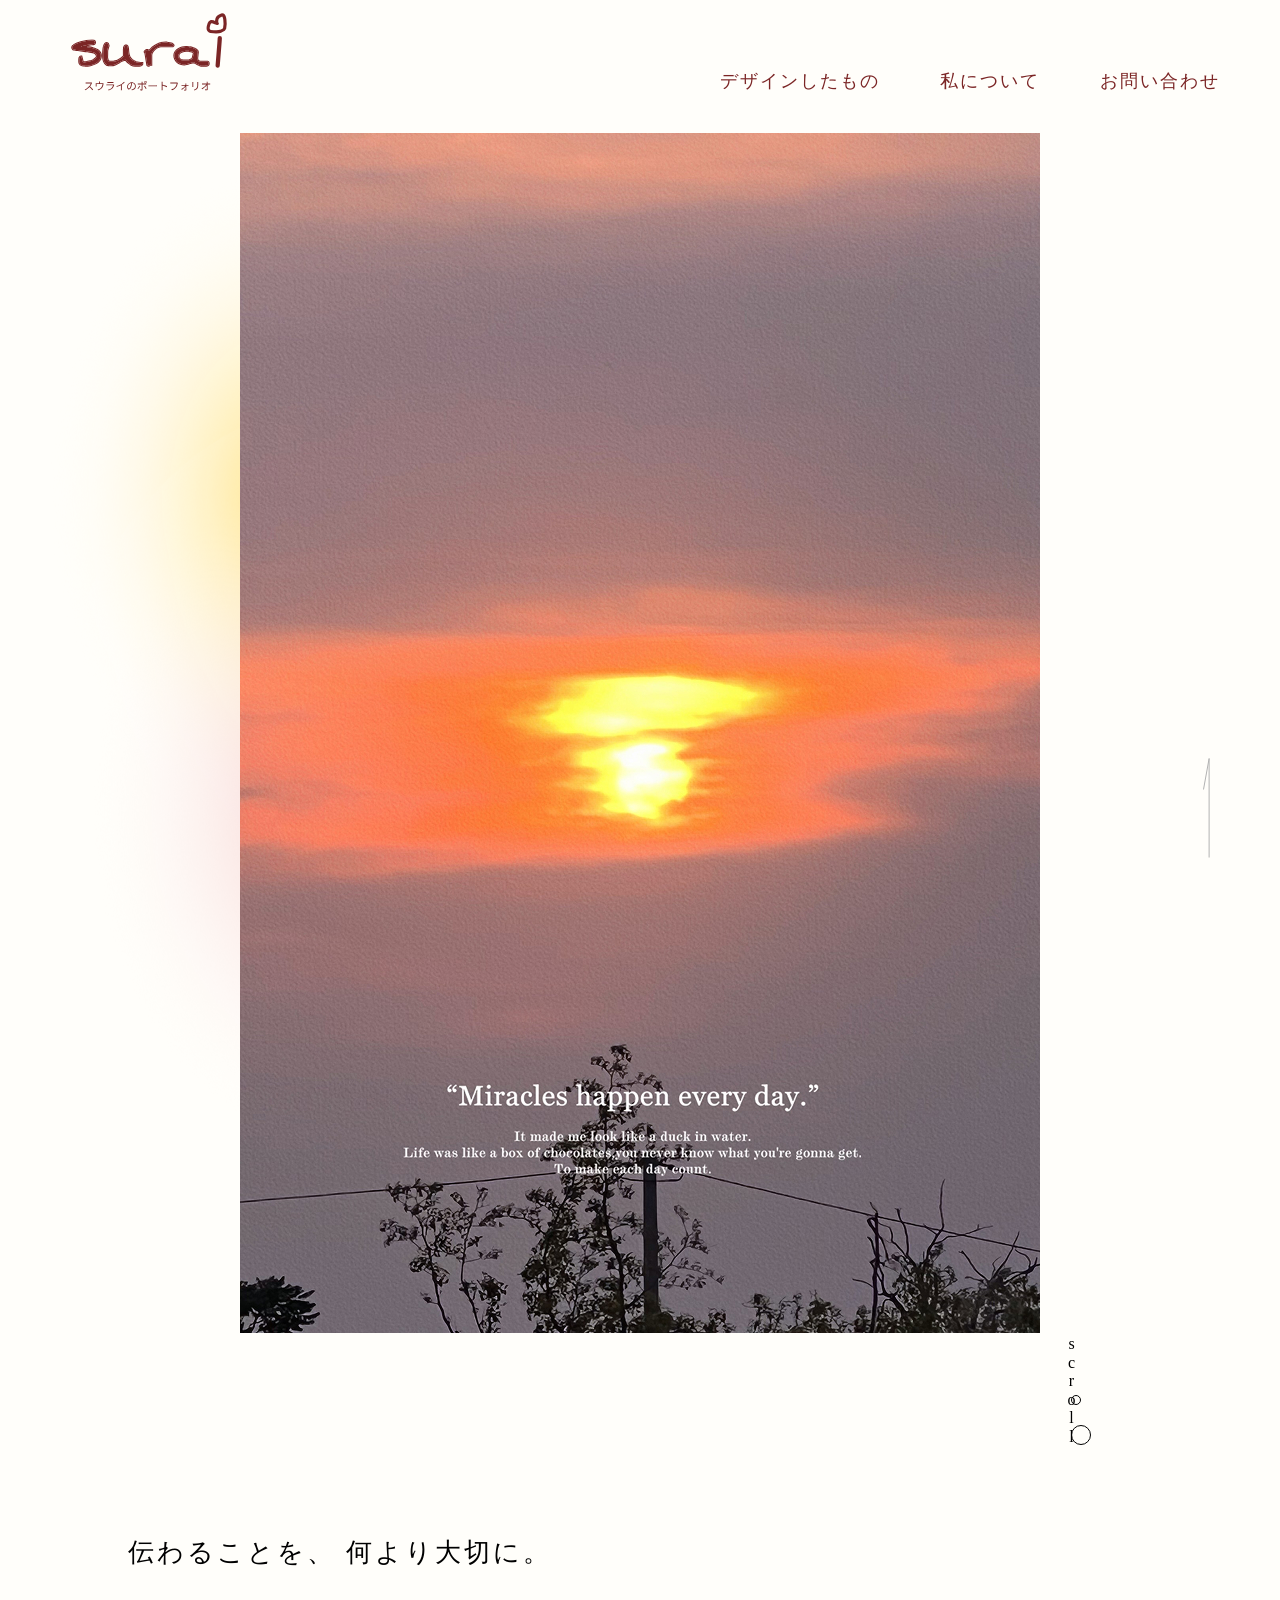
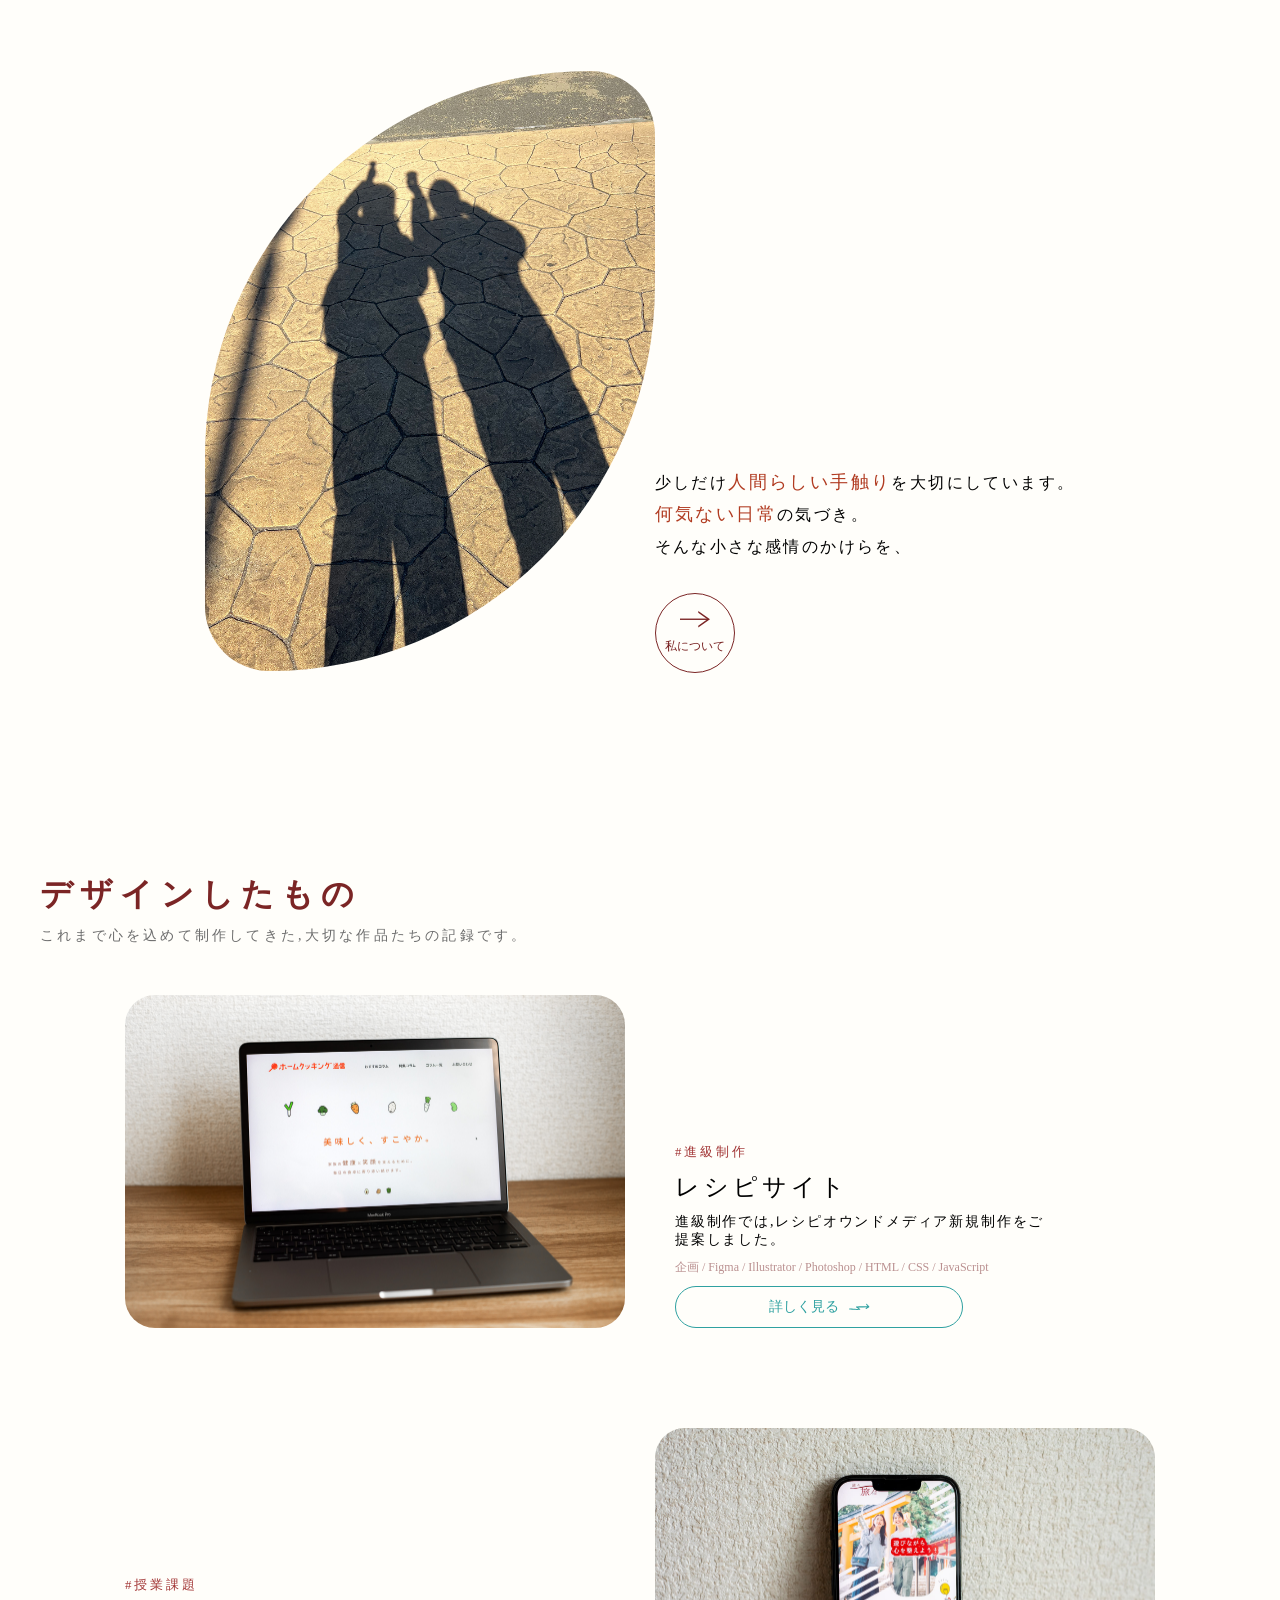
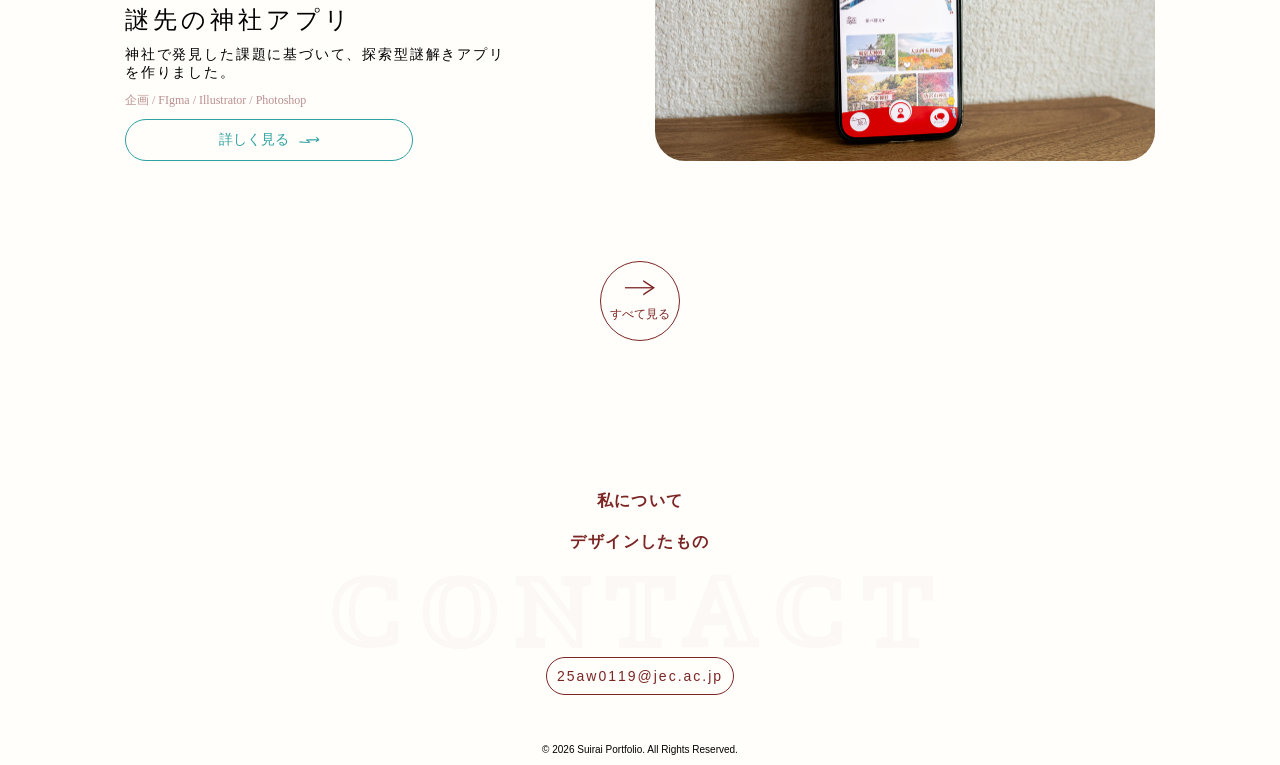
<file: index.html>
<!doctype html>
<html lang="en">
  <head>
    <meta charset="UTF-8" />
    <meta name="viewport" content="width=device-width, initial-scale=1.0" />
    <title>スウライのポートフォリオ|ホームページ</title>
    <link rel="stylesheet" href="css/style.css" />
    <script src="js/script.js" defer></script>
  </head>
  <body class="home-page">
    <header>
      <nav class="nav-container">
        <div class="logo">
          <img src="img/logo.svg" alt="スウライのポートフォリオ" />
        </div>
        <div class="navbar">
          <div class="hamburger">
            <span></span>
            <span></span>
            <span></span>
          </div>
          <div class="nav-inner-item">
            <ul class="nav-inner">
              <li><a href="work.html">デザインしたもの</a></li>
              <li><a href="about.html">私について</a></li>
              <li class="contact-btn"><a href="">お問い合わせ</a></li>
              <img src="img/logo.svg" alt="スウライのポートフォリオ" />
            </ul>
          </div>
        </div>
      </nav>

      <div class="top-btn">
        <img src="img/top.svg" alt="" />
      </div>
    </header>

    <main>
      <section class="hero">
        <div class="hero-title">
          <img src="img/titlt4.jpg" alt="自分の写真" />
        </div>
      </section>

      <div class="icon-container">
        <div class="ring">
          <div class="circle top"></div>
          <div class="circle bottom"></div>
        </div>
        <div class="icon-letter">
          <span class="letter">scroll</span>
        </div>
      </div>

      <section class="lead">
        <h1 class="main-title">
          <span>伝</span>
          <span>わ</span>
          <span>る</span>
          <span>こ</span>
          <span>と</span>
          <span>を</span>
          <span>、</span>
          <span>&nbsp;</span>
          <span>何</span>
          <span>よ</span>
          <span>り</span>
          <span>大</span>
          <span>切</span>
          <span>に</span>
          <span>。</span>
        </h1>
      </section>
      <div class="lead-item">
        <div class="lead-item-image">
          <img src="img/titlt2.jpg" alt="私についての写真" />
        </div>
        <div class="subcopy">
          <div class="text">
            <p>
              少しだけ<span>人間らしい手触り</span>を大切にしています。<br />
              <span>何気ない日常</span>の気づき。<br />
              そんな小さな感情のかけらを、
            </p>
          </div>
          <div class="btn">
            <img class="btn-arrow" src="img/yajirusi.svg" alt="" />
            <a href="about.html">私について</a>
          </div>
        </div>
      </div>

      <section class="section">
        <h2 class="title-line">デザインしたもの</h2>
        <p class="subtitle">
          これまで心を込めて制作してきた,大切な作品たちの記録です。
        </p>
        <div class="work-item">
          <div class="list-item">
            <div class="item">
              <div class="list-image">
                <img
                  class="work-image"
                  src="img/rexipi.jpg"
                  alt="レシピサイトのスクリーンショット"
                />
              </div>
              <div class="list">
                <p class="tag">#進級制作</p>
                <h3 class="work-title">レシピサイト</h3>
                <p class="description">
                  進級制作では,レシピオウンドメディア新規制作をご提案しました。
                </p>
                <p class="tools">
                  企画 / Figma / Illustrator / Photoshop / HTML / CSS /
                  JavaScript
                </p>
                <div class="item-btn">
                  <a href="project/resipi.html">詳しく見る</a>
                  <img class="bluebtn" src="img/Vector.svg" alt="" />
                </div>
              </div>
            </div>

            <div class="item reverse">
              <div class="list-image">
                <img
                  class="work-image"
                  src="img/jinjya.jpg"
                  alt="神社のスクリーンショット"
                />
              </div>
              <div class="list reverse">
                <p class="tag">#授業課題</p>
                <h3 class="work-title">謎先の神社アプリ</h3>
                <p class="description">
                  神社で発見した課題に基づいて、探索型謎解きアプリを作りました。
                </p>
                <p class="tools">企画 / FIgma / Illustrator / Photoshop</p>
                <div class="item-btn">
                  <a href="project/shrine.html">詳しく見る</a>
                  <img class="bluebtn" src="img/Vector.svg" alt="" />
                </div>
              </div>
            </div>
            <div class="btn">
              <img class="btn-arrow" src="img/yajirusi.svg" alt="" />
              <a href="work.html">すべて見る</a>
            </div>
          </div>
        </div>
      </section>
    </main>

    <footer>
      <div class="footer-tiem">
        <div class="footer-nav">
          <ul>
            <li><a href="about.html">私について</a></li>
            <li><a href="work.html">デザインしたもの</a></li>
          </ul>
        </div>
        <div class="social-text">
          <p>CONTACT</p>
        </div>
        <div class="contact">
          <a href="mailto:25aw0119@jec.ac.jp"> 25aw0119@jec.ac.jp </a>
        </div>
      </div>
      <p class="copyright">© 2026 Suirai Portfolio. All Rights Reserved.</p>
    </footer>
  </body>
</html>
</file>
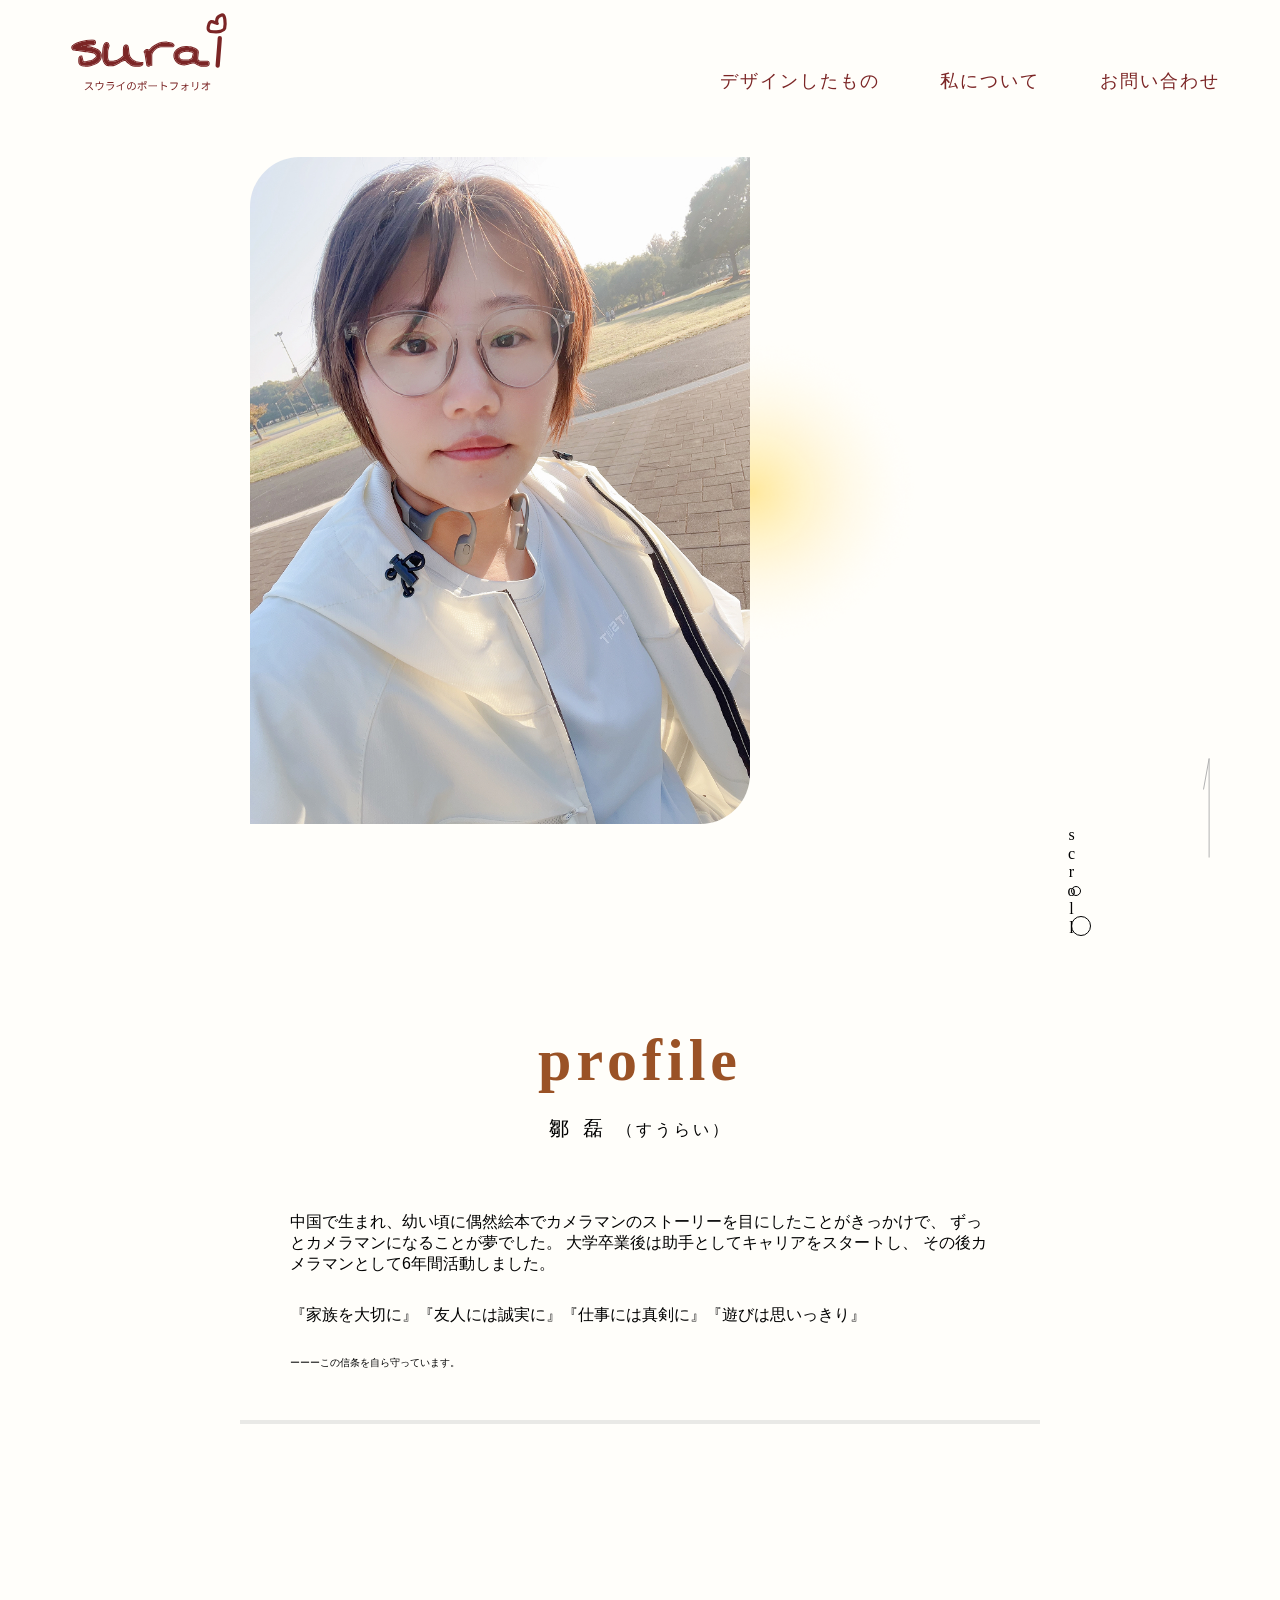
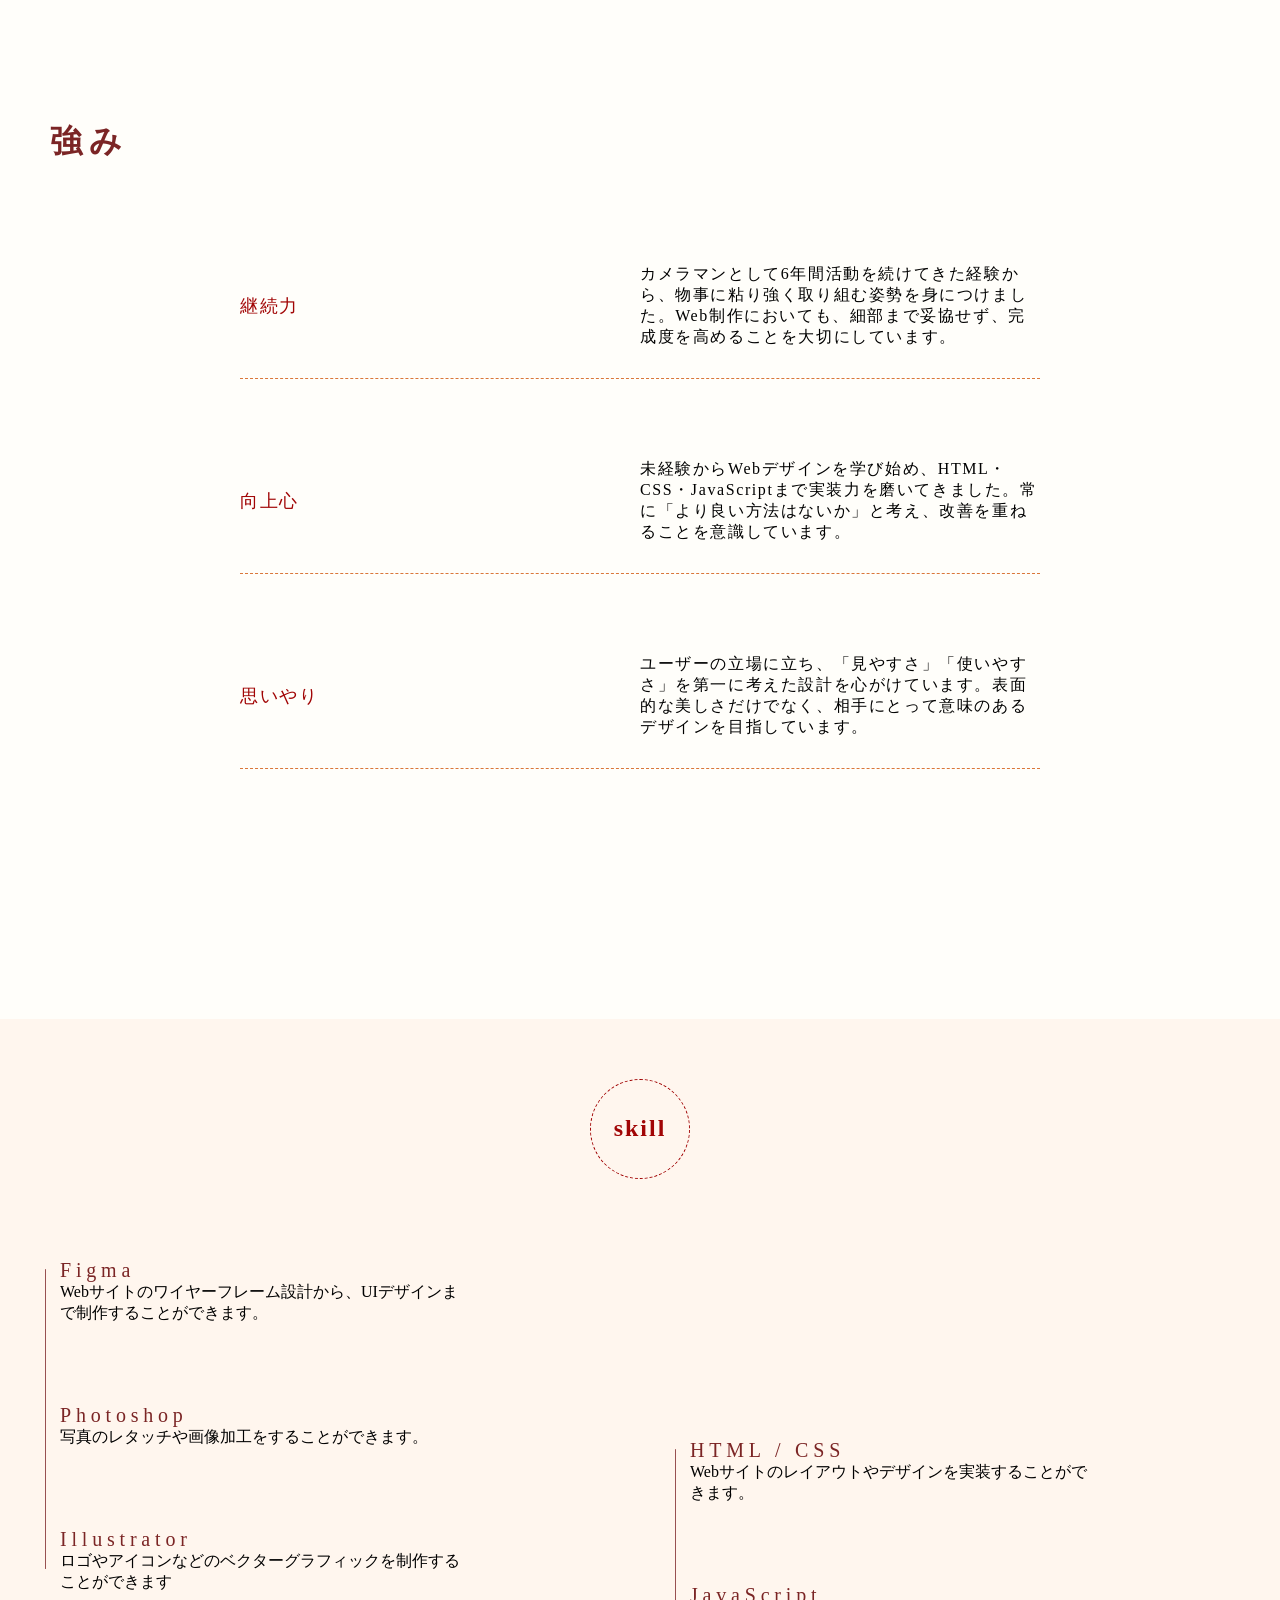
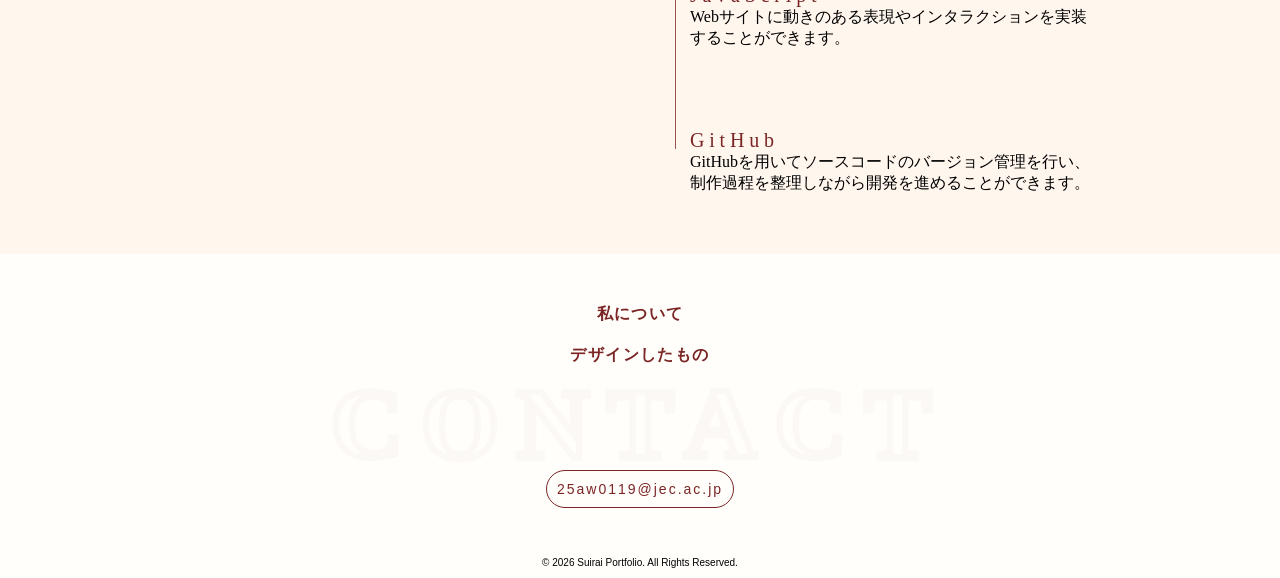
<file: about.html>
<!doctype html>
<html lang="en">
  <head>
    <meta charset="UTF-8" />
    <meta name="viewport" content="width=device-width, initial-scale=1.0" />
    <title>スウライのポートフォリオ|ホームページ</title>
    <link rel="stylesheet" href="css/style.css" />
    <script src="js/script.js" defer></script>
  </head>
  <body class="about-page">
    <header>
      <nav class="nav-container">
        <div class="logo">
          <a href="index.html"
            ><img src="img/logo.svg" alt="スウライのポートフォリオ"
          /></a>
        </div>
        <div class="navbar">
          <div class="hamburger">
            <span></span>
            <span></span>
            <span></span>
          </div>
          <div class="nav-inner-item">
            <ul class="nav-inner">
              <li><a href="work.html">デザインしたもの</a></li>
              <li><a href="about.html">私について</a></li>
              <li class="contact-btn"><a href="">お問い合わせ</a></li>
              <img src="img/logo.svg" alt="スウライのポートフォリオ" />
            </ul>
          </div>
        </div>
      </nav>
      <div class="top-btn">
        <img src="img/top.svg" alt="" />
      </div>
    </header>

    <div class="hero">
      <img class="about-image" src="img/titlt1.jpg" alt="本人の写真" />
    </div>
    <div class="icon-container">
      <div class="ring">
        <div class="circle top"></div>
        <div class="circle bottom"></div>
      </div>
      <div class="icon-letter">
        <span class="letter">scroll</span>
      </div>
    </div>

    <section class="profile-container">
      <h1 class="profile-title">profile</h1>
      <p class="name">鄒磊<span class="subname">（すうらい）</span></p>
      <div class="profile-wrapper">
        <div class="profile-content">
          <p class="profile-text">
            中国で生まれ、幼い頃に偶然絵本でカメラマンのストーリーを目にしたことがきっかけで、
            ずっとカメラマンになることが夢でした。
            大学卒業後は助手としてキャリアをスタートし、
            その後カメラマンとして6年間活動しました。
          </p>
          <p class="profile-text">
            『家族を大切に』『友人には誠実に』『仕事には真剣に』『遊びは思いっきり』
          </p>
          <p>ーーーこの信条を自ら守っています。</p>
        </div>
      </div>
    </section>

    <main>
      <section class="section">
        <h2 class="title-line">強み</h2>
        <div class="strong-container">
          <div class="strong">
            <div class="strong-item">
              <span class="strong-title">継続力</span>
              <p>
                カメラマンとして6年間活動を続けてきた経験から、物事に粘り強く取り組む姿勢を身につけました。Web制作においても、細部まで妥協せず、完成度を高めることを大切にしています。
              </p>
            </div>
            <div class="strong-item">
              <span class="strong-title">向上心</span>
              <p>
                未経験からWebデザインを学び始め、HTML・CSS・JavaScriptまで実装力を磨いてきました。常に「より良い方法はないか」と考え、改善を重ねることを意識しています。
              </p>
            </div>
            <div class="strong-item">
              <span class="strong-title">思いやり</span>
              <p>
                ユーザーの立場に立ち、「見やすさ」「使いやすさ」を第一に考えた設計を心がけています。表面的な美しさだけでなく、相手にとって意味のあるデザインを目指しています。
              </p>
            </div>
          </div>
        </div>
      </section>

      <section class="skill-container">
        <h3 class="skill-title">skill</h3>
        <div class="skill-wrapper">
          <div class="skill-content">
            <div class="skill-item">
              <h4>Figma</h4>
              <p>
                Webサイトのワイヤーフレーム設計から、UIデザインまで制作することができます。
              </p>
            </div>
            <div class="skill-item">
              <h4>Photoshop</h4>
              <p>写真のレタッチや画像加工をすることができます。</p>
            </div>
            <div class="skill-item">
              <h4>Illustrator</h4>
              <p>
                ロゴやアイコンなどのベクターグラフィックを制作することができます
              </p>
            </div>
          </div>

          <div class="skill-content">
            <div class="skill-item">
              <h4>HTML / CSS</h4>
              <p>Webサイトのレイアウトやデザインを実装することができます。</p>
            </div>
            <div class="skill-item">
              <h4>JavaScript</h4>
              <p>
                Webサイトに動きのある表現やインタラクションを実装することができます。
              </p>
            </div>
            <div class="skill-item">
              <h4>GitHub</h4>
              <p>
                GitHubを用いてソースコードのバージョン管理を行い、制作過程を整理しながら開発を進めることができます。
              </p>
            </div>
          </div>
        </div>
      </section>
    </main>
   

  
    <footer>
      <div class="footer-tiem">
        <div class="footer-nav">
          <ul>
            <li><a href="about.html">私について</a></li>
            <li><a href="work.html">デザインしたもの</a></li>
          </ul>
        </div>
        <div class="social-text">
          <p>CONTACT</p>
        </div>
        <div class="contact">
          <a href="mailto:25aw0119@jec.ac.jp"> 25aw0119@jec.ac.jp </a>
        </div>
      </div>
      <p class="copyright">© 2026 Suirai Portfolio. All Rights Reserved.</p>
    </footer>
  </body>
</html>
</file>
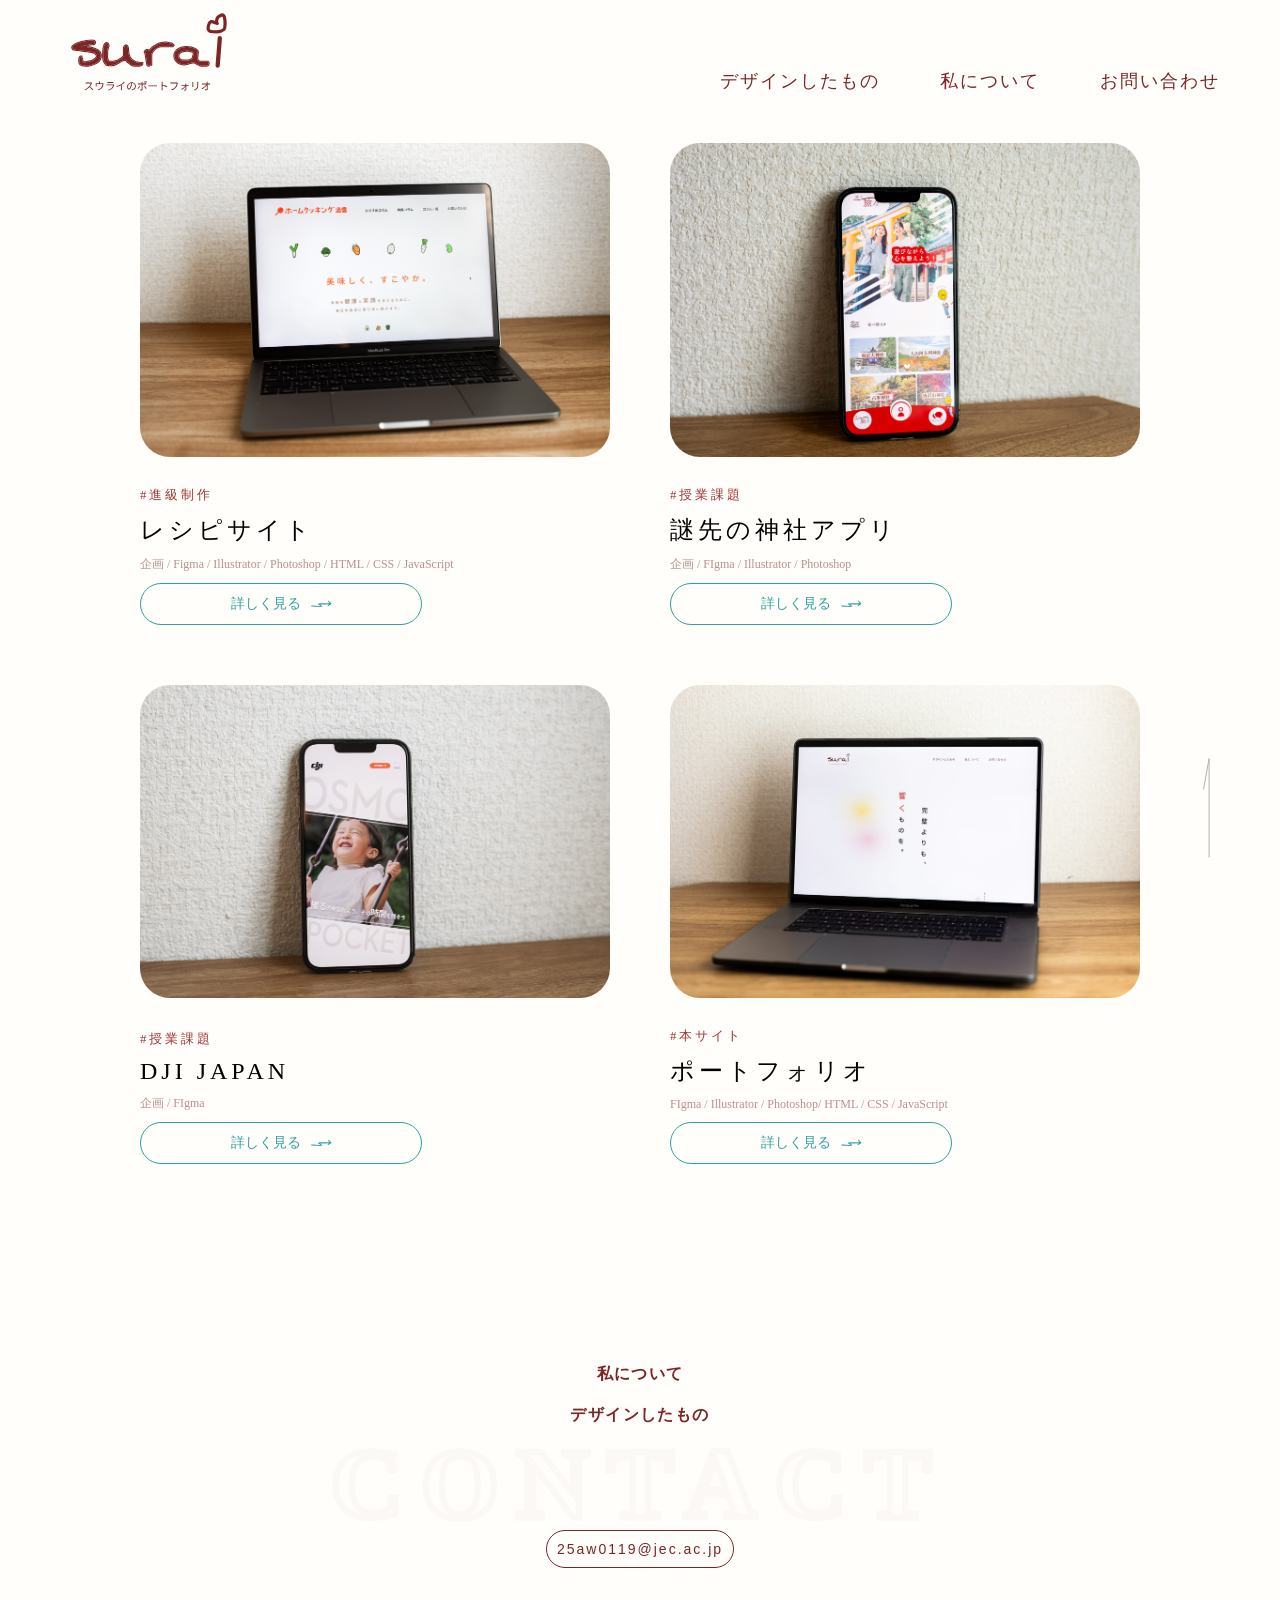
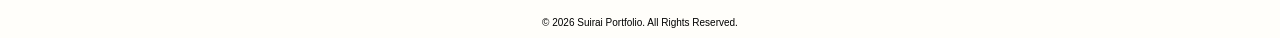
<file: work.html>
<!doctype html>
<html lang="en">
  <head>
    <meta charset="UTF-8" />
    <meta name="viewport" content="width=device-width, initial-scale=1.0" />
    <title>スウライのポートフォリオ|ホームページ</title>
    <link rel="stylesheet" href="css/style.css" />
    <script src="js/script.js" defer></script>
  </head>
  <body class="works-page">
    <header>
      <nav class="nav-container">
        <div class="logo">
          <a href="index.html"><img src="img/logo.svg" alt="スウライのポートフォリオ" /></a>
        </div>

        <div class="navbar">
          <div class="hamburger">
            <span></span>
            <span></span>
            <span></span>
          </div>
          <div class="nav-inner-item">
            <ul class="nav-inner">
              <li><a href="work.html">デザインしたもの</a></li>
              <li><a href="about.html">私について</a></li>
              <li class="contact-btn"><a href="">お問い合わせ</a></li>
               <img src="img/logo.svg" alt="スウライのポートフォリオ" />
            </ul>
          </div>
        </div>
      </nav>
      <div class="top-btn">
        <img src="img/top.svg" alt="" />
      </div>
    </header>

    <main>
      <section class="section">
        <div class="work-item">
          <div class="list-item">
            <div class="item">
              <div class="list-image">
                <img class="work-image" src="img/rexipi.jpg" alt="レシピサイトのスクリーンショット" />
              </div>
              <div class="list">
                <p class="tag">#進級制作</p>
                <h3 class="work-title">レシピサイト</h3>
                <p class="tools">企画 / Figma / Illustrator / Photoshop / HTML / CSS / JavaScript</p>
                <div class="item-btn">
                  <a href="project/resipi.html">詳しく見る</a>
                  <img class="bluebtn" src="img/Vector.svg" alt="" />
                </div>
              </div>
            </div>

            <div class="item">
              <div class="list-image">
                <img class="work-image" src="img/jinjya.jpg" alt="神社のスクリーンショット" />
              </div>
              <div class="list">
                <p class="tag">#授業課題</p>
                <h3 class="work-title">謎先の神社アプリ</h3>
                <p class="tools">企画 / FIgma / Illustrator / Photoshop</p>
                <div class="item-btn">
                  <a href="project/shrine.html">詳しく見る</a>
                  <img class="bluebtn" src="img/Vector.svg" alt="" />
                </div>
              </div>
            </div>
          </div>
          <div class="list-item">
            <div class="item">
              <div class="list-image">
                <img class="work-image" src="img/pocket.jpg" alt="pocket3" />
              </div>
              <div class="list">
                <p class="tag">#授業課題</p>
                <h3 class="work-title">DJI JAPAN</h3>
                <p class="tools">企画 / FIgma</p>
                <div class="item-btn">
                  <a href="project/pocket.html">詳しく見る</a>
                  <img class="bluebtn" src="img/Vector.svg" alt="" />
                </div>
              </div>
            </div>

            <div class="item">
              <div class="list-image">
                <img class="work-image" src="img/potofo.jpg" alt="神社のスクリーンショット" />
              </div>
              <div class="list">
                <p class="tag">#本サイト</p>
                <h3 class="work-title">ポートフォリオ</h3>
                <p class="tools">FIgma / Illustrator / Photoshop/ HTML / CSS / JavaScript</p>
                <div class="item-btn">
                  <a href="project/potoforio.html">詳しく見る</a>
                  <img class="bluebtn" src="img/Vector.svg" alt="" />
                </div>
              </div>
            </div>
          </div>
        </div>
      </section>
    </main>
  

   
    <footer>
      <div class="footer-tiem">
        <div class="footer-nav">
          <ul>
            <li><a href="about.html">私について</a></li>
            <li><a href="work.html">デザインしたもの</a></li>
          </ul>
        </div>
        <div class="social-text">
          <p>CONTACT</p>
        </div>
        <div class="contact">
          <a href="mailto:25aw0119@jec.ac.jp"> 25aw0119@jec.ac.jp </a>
        </div>
      </div>
      <p class="copyright">© 2026 Suirai Portfolio. All Rights Reserved.</p>
    </footer>
  </body>
</html>
</file>
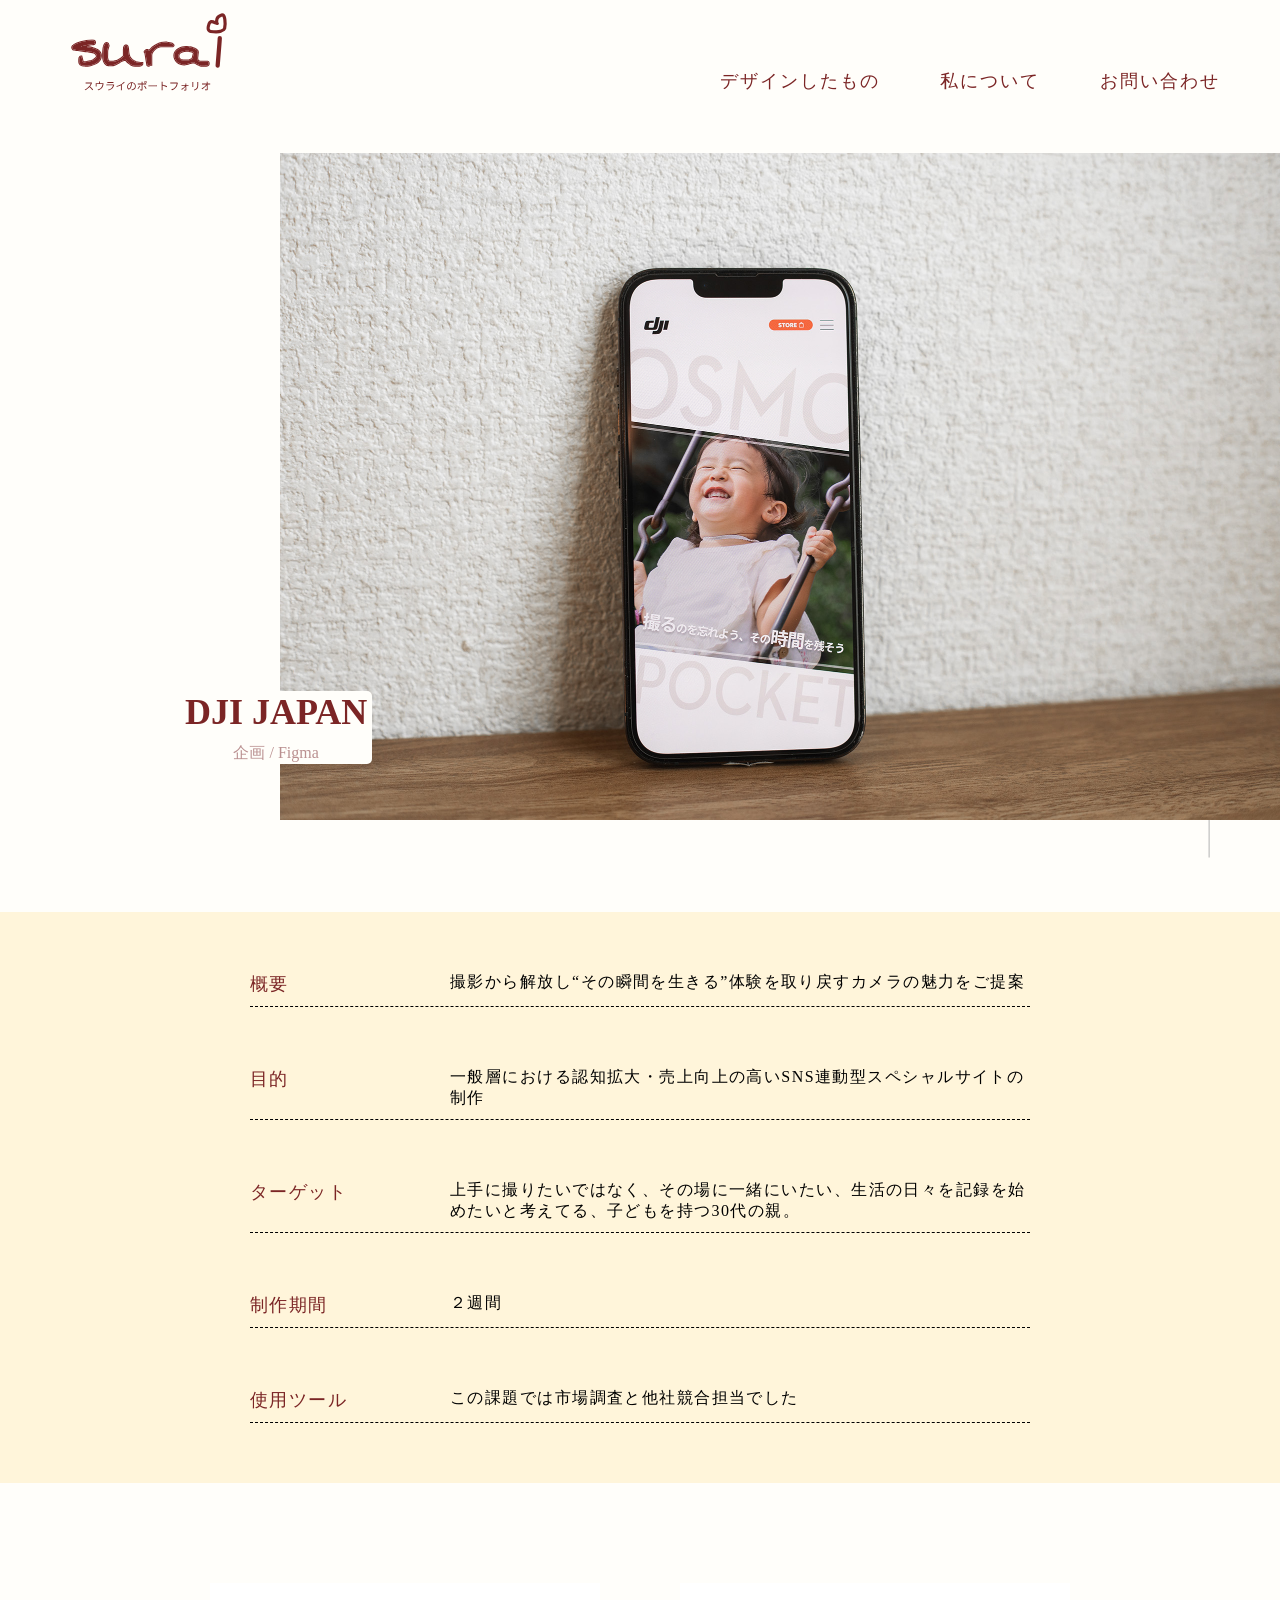
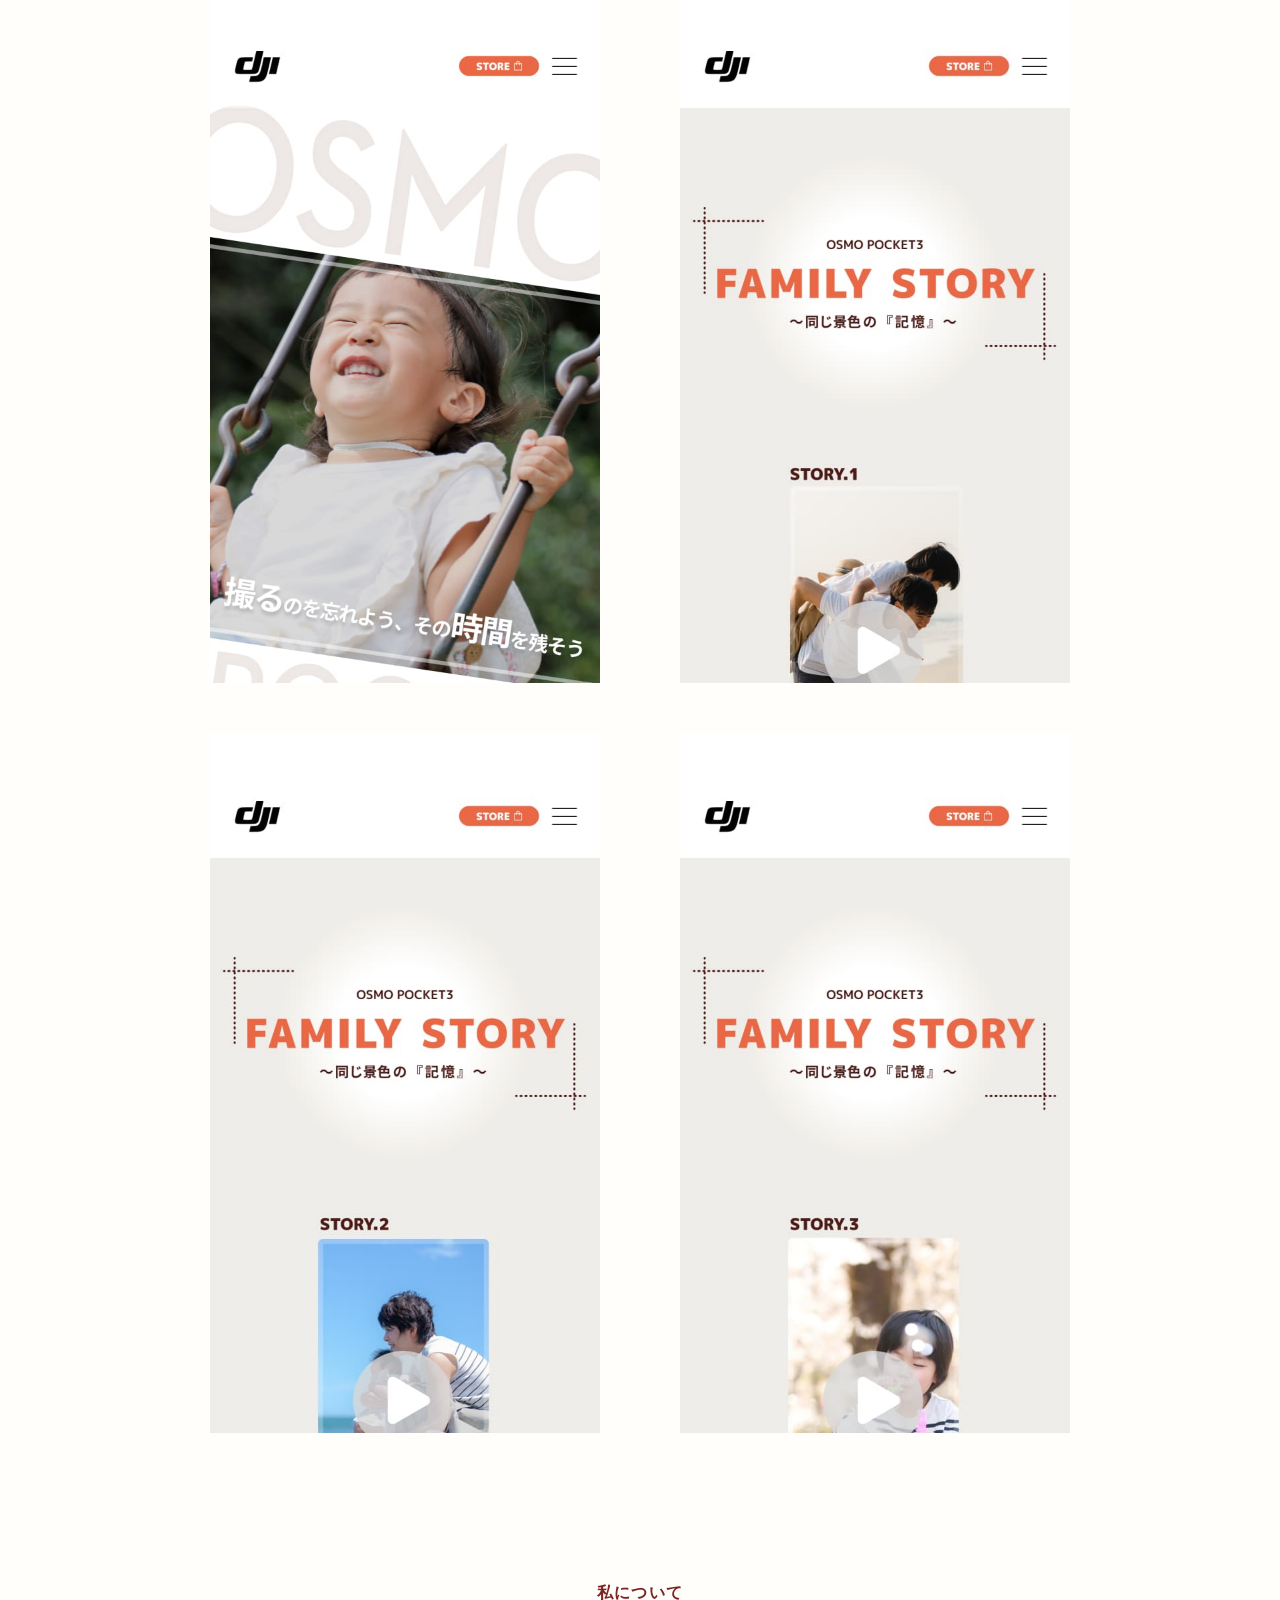
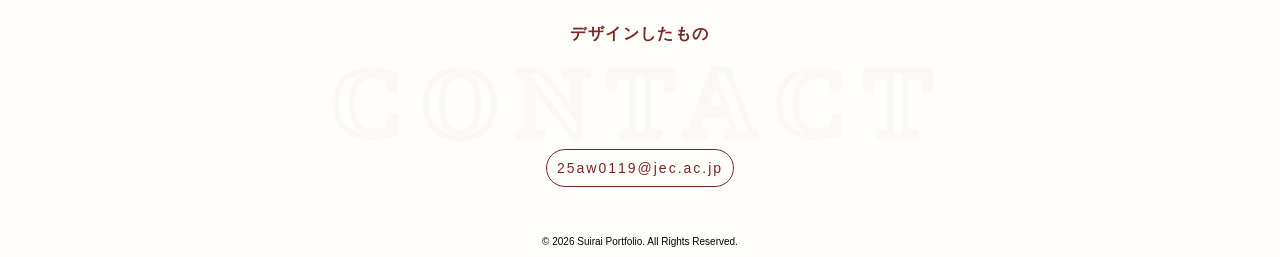
<file: project/pocket.html>
<!doctype html>
<html lang="en">
  <head>
    <meta charset="UTF-8" />
    <meta name="viewport" content="width=device-width, initial-scale=1.0" />
    <title>スウライのポートフォリオ|ホームページ</title>
    <link rel="stylesheet" href="../css/style.css" />
    <script src="../js/script.js" defer></script>
  </head>
  <body>
    <header>
      <nav class="nav-container">
        <div class="logo">
          <a href="../index.html"><img src="../img/logo.svg" alt="スウライのポートフォリオ" /></a>
        </div>
        <div class="navbar">
          <div class="hamburger">
            <span></span>
            <span></span>
            <span></span>
          </div>
          <div class="nav-inner-item">
            <ul class="nav-inner">
              <li><a href="../work.html">デザインしたもの</a></li>
              <li><a href="../about.html">私について</a></li>
              <li class="contact-btn"><a href="">お問い合わせ</a></li>
                  <img src="../img/logo.svg" alt="スウライのポートフォリオ" />
            </ul>
          </div>
        </div>
      </nav>
      <div class="top-btn">
        <img src="../img/top.svg" alt="" />
      </div>
    </header>

    <main>
      <section class="detail-hero">
        <img src="../img/pocket.jpg" alt="" />
        <div class="detail-hero-title">
          <h1>DJI JAPAN</h1>
          <p>企画 / Figma</p>
        </div>
      </section>

      <div class="detail-text-container">
        <div class="detail-text-wrapper">
          <div class="detail-text-item">
            <p class="detail-text-title">概要</p>
            <p class="detail-text">撮影から解放し“その瞬間を生きる”体験を取り戻すカメラの魅力をご提案</p>
          </div>
          <div class="detail-text-item">
            <p class="detail-text-title">目的</p>
            <p class="detail-text">一般層における認知拡大・売上向上の高いSNS連動型スペシャルサイトの制作</p>
          </div>
          <div class="detail-text-item">
            <p class="detail-text-title">ターゲット</p>
            <p class="detail-text">上手に撮りたいではなく、その場に一緒にいたい、生活の日々を記録を始めたいと考えてる、子どもを持つ30代の親。​</p>
          </div>
          <div class="detail-text-item">
            <p class="detail-text-title">制作期間</p>
            <p class="detail-text">２週間</p>
          </div>
          <div class="detail-text-item">
            <p class="detail-text-title">使用ツール</p>
            <p class="detail-text">この課題では市場調査と他社競合担当でした</p>
          </div>
        </div>
      </div>

      <section class="demo-container">
        <div class="demo-wrapper">
          <div class="demo-list">
            <div class="phone">
              <div class="screen">
                <img src="../img/pocket/pocket1.jpg" alt="ホームページ" />
              </div>
            </div>

            <div class="phone">
              <div class="screen">
                <img src="../img/pocket/pocket2.jpg" alt="ストーリーページ" />
              </div>
            </div>
          </div>

          <div class="demo-list">
            <div class="phone">
              <div class="screen">
                <img src="../img/pocket/pocket3.jpg" alt="ストーリーページ" />
              </div>
            </div>

            <div class="phone">
              <div class="screen">
                <img src="../img/pocket/pocket4.jpg" alt="ストーリーページ" />
              </div>
            </div>
          </div>
        </div>
      </section>
    </main>

   
    <footer>
      <div class="footer-tiem">
        <div class="footer-nav">
          <ul>
            <li><a href="about.html">私について</a></li>
            <li><a href="work.html">デザインしたもの</a></li>
          </ul>
        </div>
        <div class="social-text">
          <p>CONTACT</p>
        </div>
        <div class="contact">
          <a href="mailto:25aw0119@jec.ac.jp"> 25aw0119@jec.ac.jp </a>
        </div>
      </div>
      <p class="copyright">© 2026 Suirai Portfolio. All Rights Reserved.</p>
    </footer>
  </body>
</html>
</file>
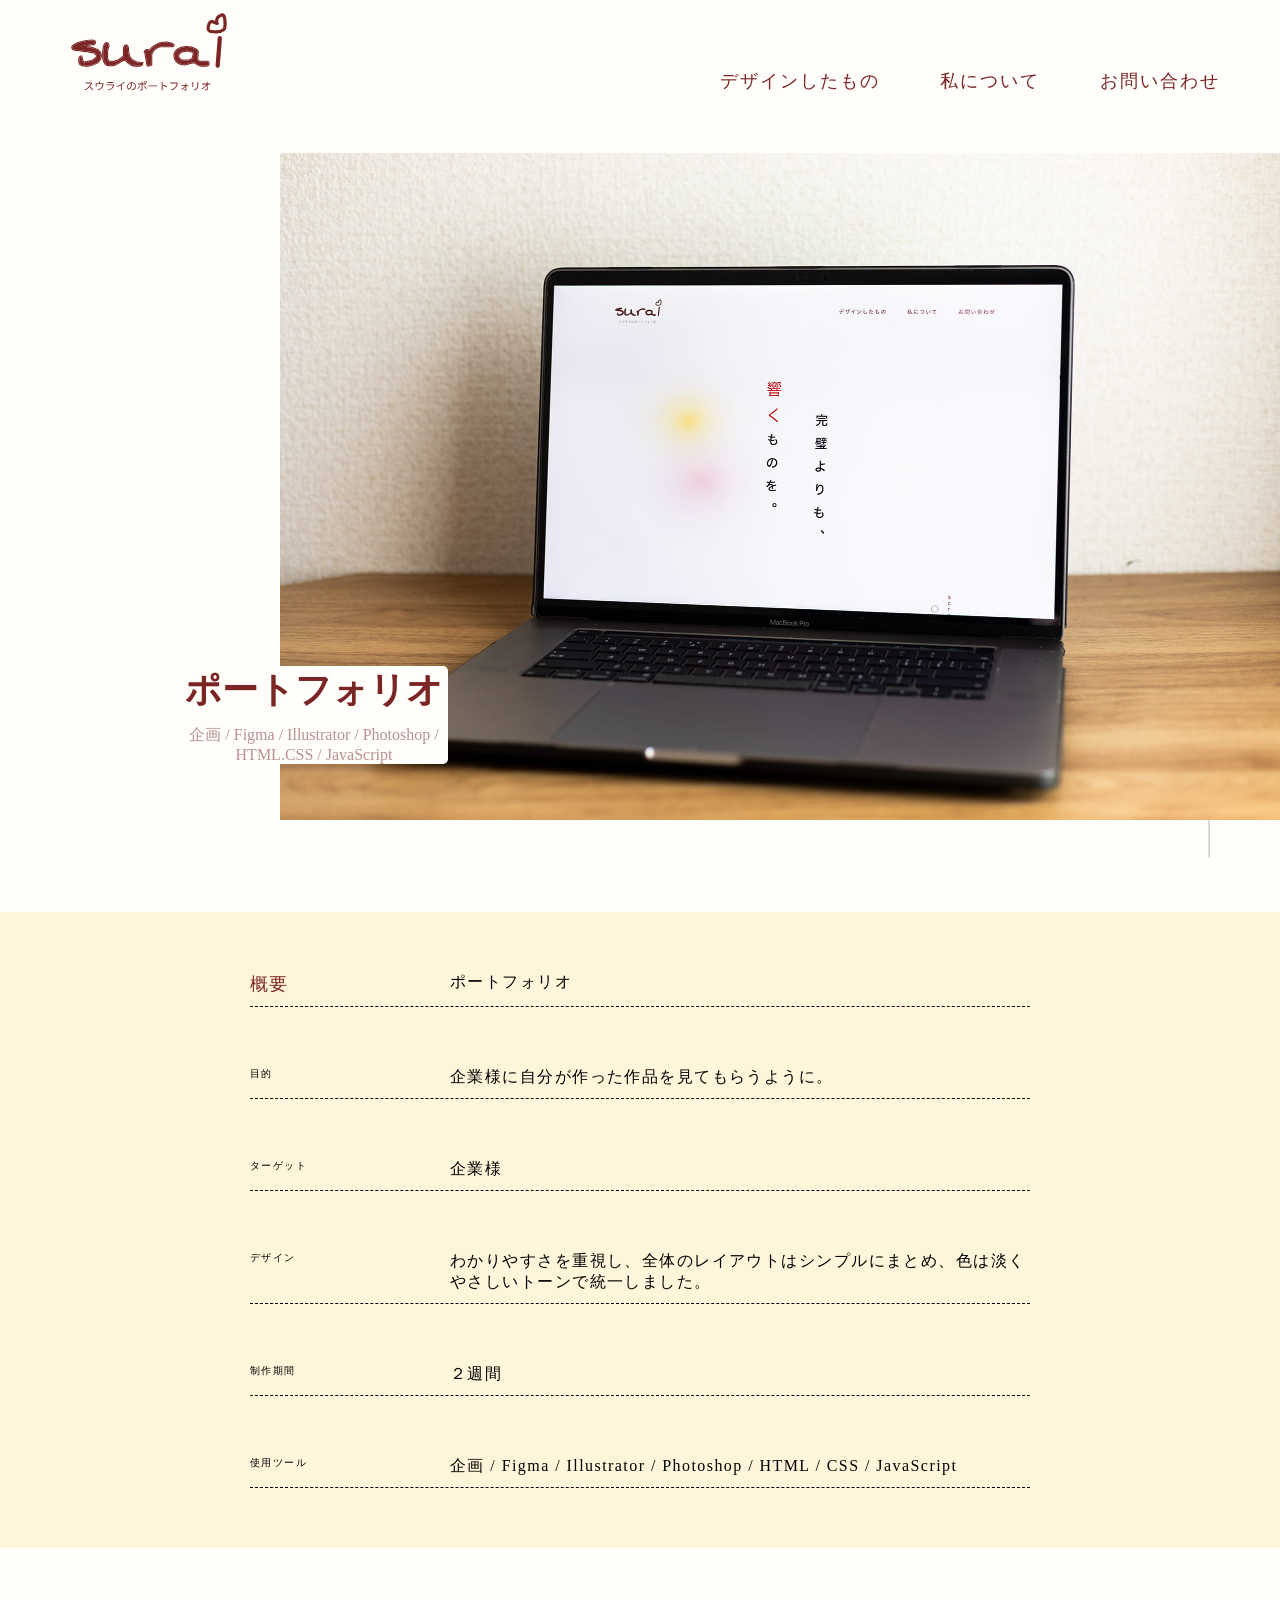
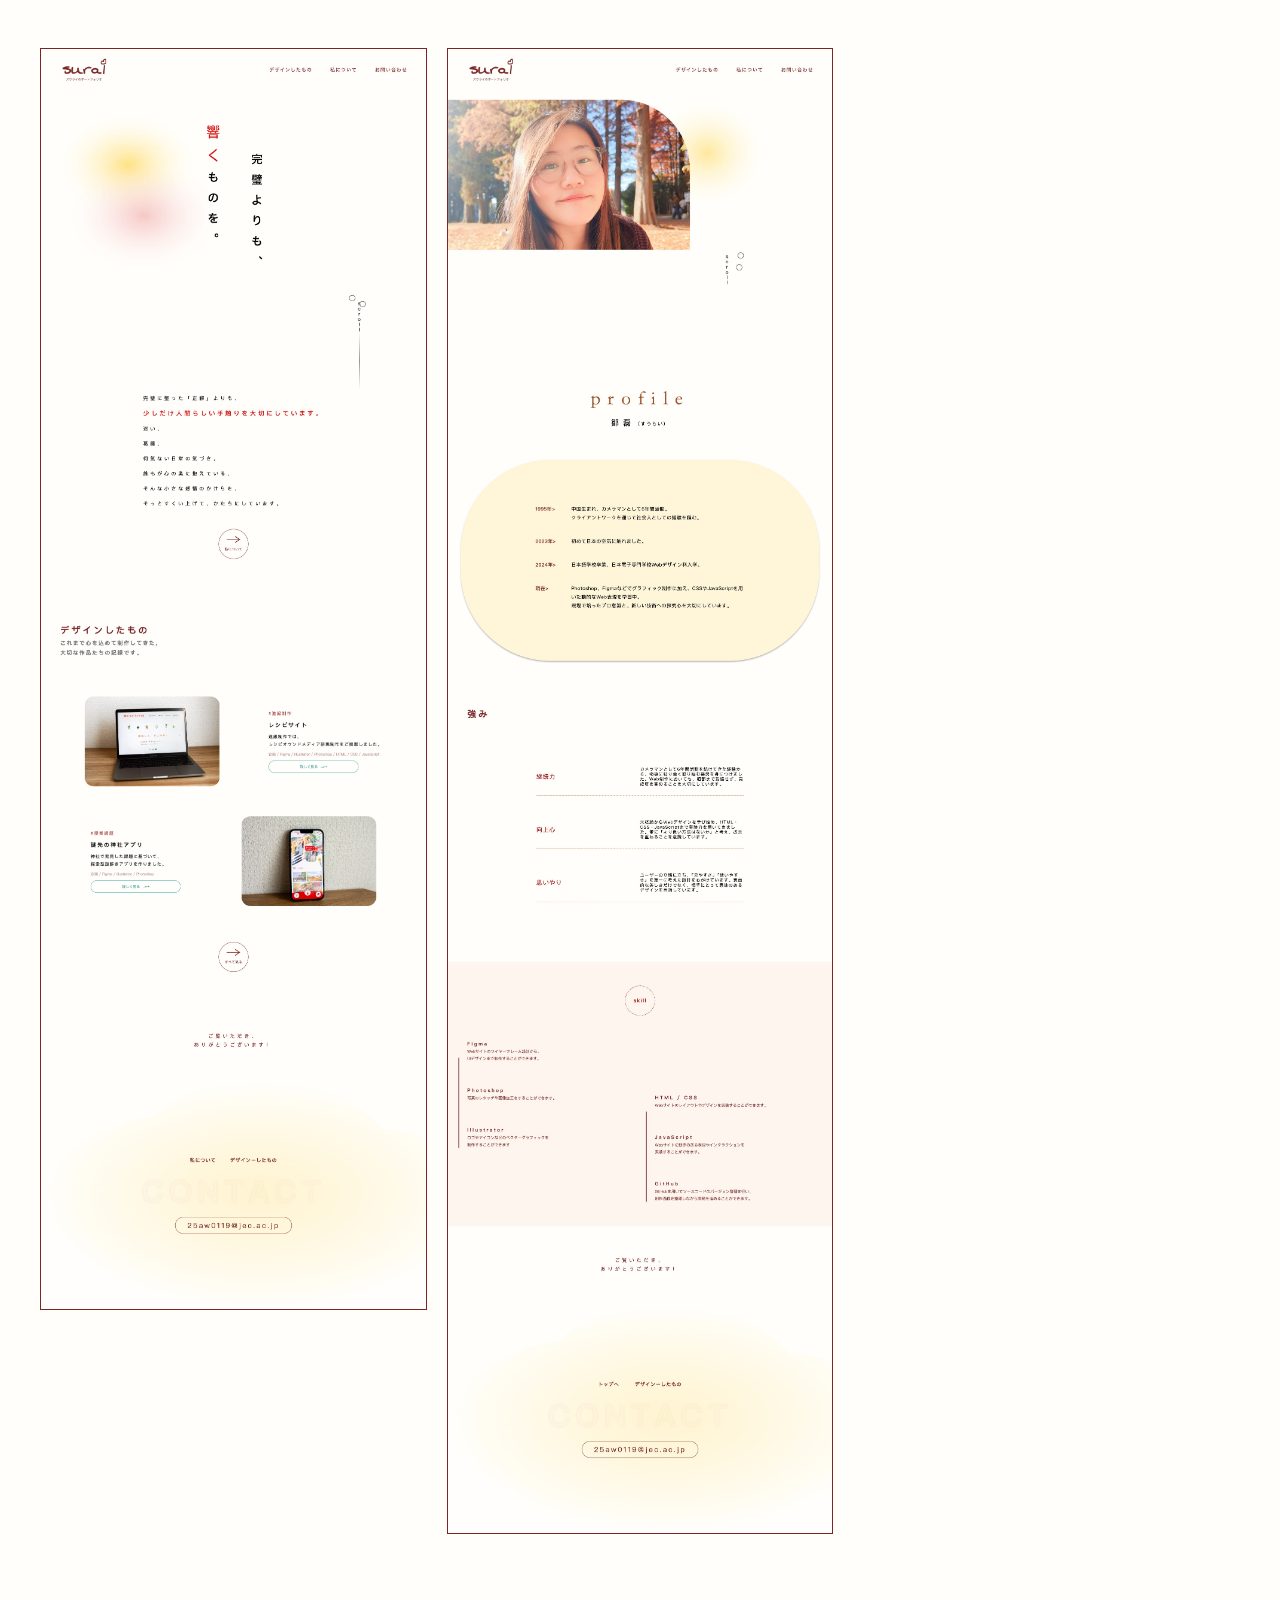
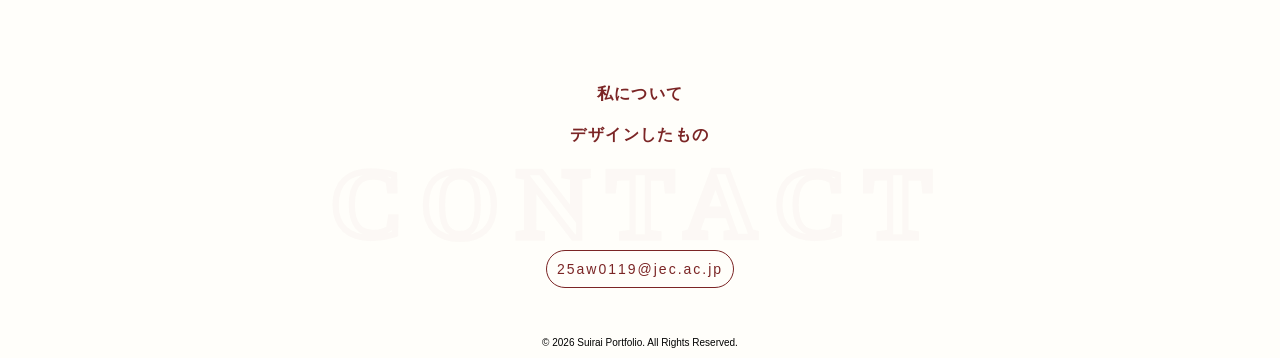
<file: project/potoforio.html>
<!doctype html>
<html lang="en">
  <head>
    <meta charset="UTF-8" />
    <meta name="viewport" content="width=device-width, initial-scale=1.0" />
    <title>スウライのポートフォリオ|ホームページ</title>
    <link rel="stylesheet" href="../css/style.css" />
    <script src="../js/script.js" defer></script>
  </head>
  <body class="potoforio">
    <header>
      <nav class="nav-container">
        <div class="logo">
          <a href="../index.html"><img src="../img/logo.svg" alt="スウライのポートフォリオ" /></a>
        </div>
         <div class="navbar">
          <div class="hamburger">
            <span></span>
            <span></span>
            <span></span>
          </div>
          <div class="nav-inner-item">
            <ul class="nav-inner">
              <li><a href="../work.html">デザインしたもの</a></li>
              <li><a href="../about.html">私について</a></li>
              <li class="contact-btn"><a href="">お問い合わせ</a></li>
               <img src="../img/logo.svg" alt="スウライのポートフォリオ" />
            </ul>
          </div>
        </div>
      </nav>
        <div class="top-btn">
        <img src="../img/top.svg" alt="">
      </div>
    </header>

    <main>
      <section class="detail-hero">
        <div class="detail-hero-title">
          <h1>ポートフォリオ</h1>
          <p>
            企画 / Figma / Illustrator / Photoshop / <br />
            HTML.CSS / JavaScript
          </p>
        </div>
        <img src="../img/potofo.jpg" alt="" />
      </section>

      <div class="detail-text-container">
        <div class="detail-text-wrapper">
          <div class="detail-text-item">
            <p class="detail-text-title">概要</p>
            <p class="detail-text">ポートフォリオ</p>
          </div>
          <div class="detail-text-item">
            <p>目的</p>
            <p class="detail-text">企業様に自分が作った作品を見てもらうように。</p>
          </div>
          <div class="detail-text-item">
            <p>ターゲット</p>
            <p class="detail-text">企業様</p>
          </div>
          <div class="detail-text-item">
            <p>デザイン</p>
            <p class="detail-text">
            わかりやすさを重視し、全体のレイアウトはシンプルにまとめ、色は淡くやさしいトーンで統一しました。
            </p>
          </div>
          <div class="detail-text-item">
            <p>制作期間</p>
            <p class="detail-text">２週間</p>
          </div>
          <div class="detail-text-item">
            <p>使用ツール</p>
            <p class="detail-text">企画 / Figma / Illustrator / Photoshop / HTML / CSS / JavaScript</p>
          </div>
        </div>
      </div>

      <section class="demo-container">
        <div class="demo-wrapper">
          <div class="demo-list">
            <div class="site">
              <img src="../img/potoforiotop.jpg" alt="トップページ" />
                <img src="../img/potoforiome.jpg" alt="私についてのページ" />
            </div>
          </div>
        </div>
      </section>
    </main>

    
    <footer>
      <div class="footer-tiem">
        <div class="footer-nav">
          <ul>
            <li><a href="about.html">私について</a></li>
            <li><a href="work.html">デザインしたもの</a></li>
          </ul>
        </div>
        <div class="social-text">
          <p>CONTACT</p>
        </div>
        <div class="contact">
          <a href="mailto:25aw0119@jec.ac.jp"> 25aw0119@jec.ac.jp </a>
        </div>
      </div>
      <p class="copyright">© 2026 Suirai Portfolio. All Rights Reserved.</p>
    </footer>
  </body>
</html>
</file>
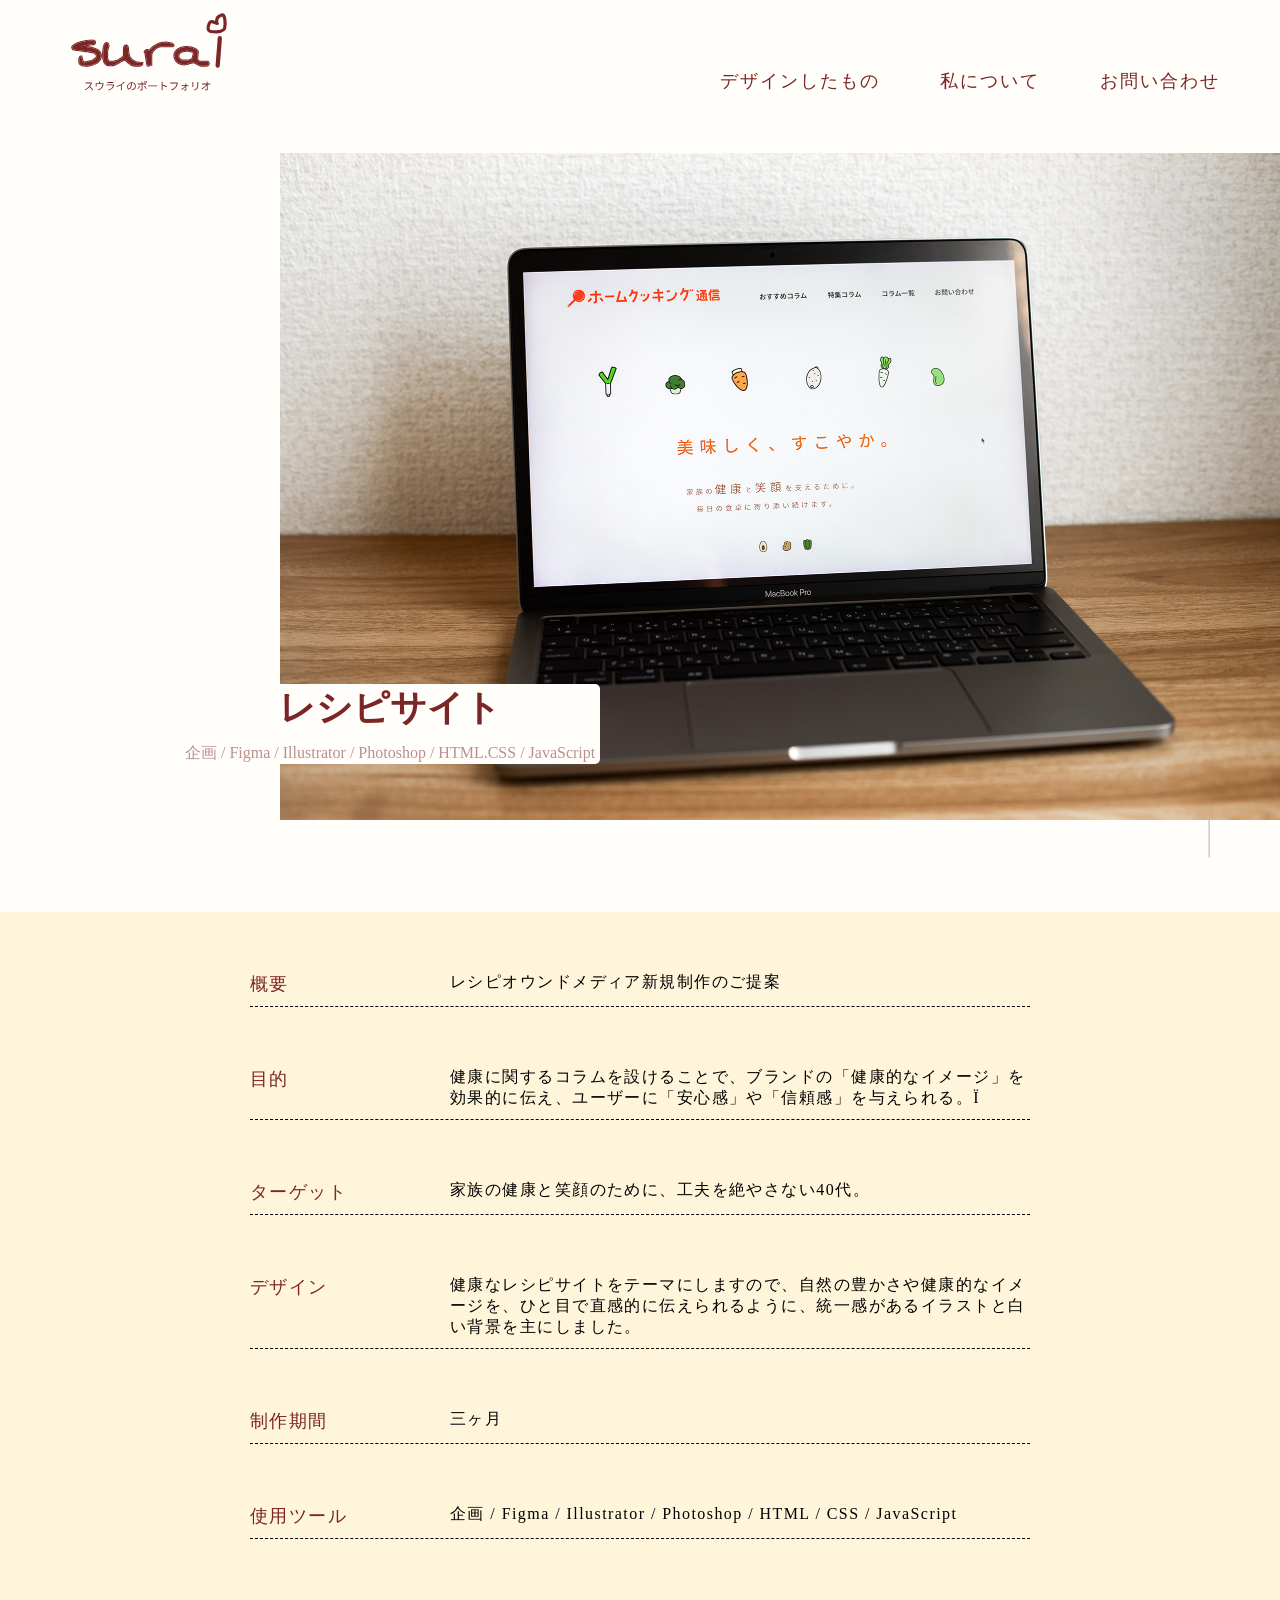
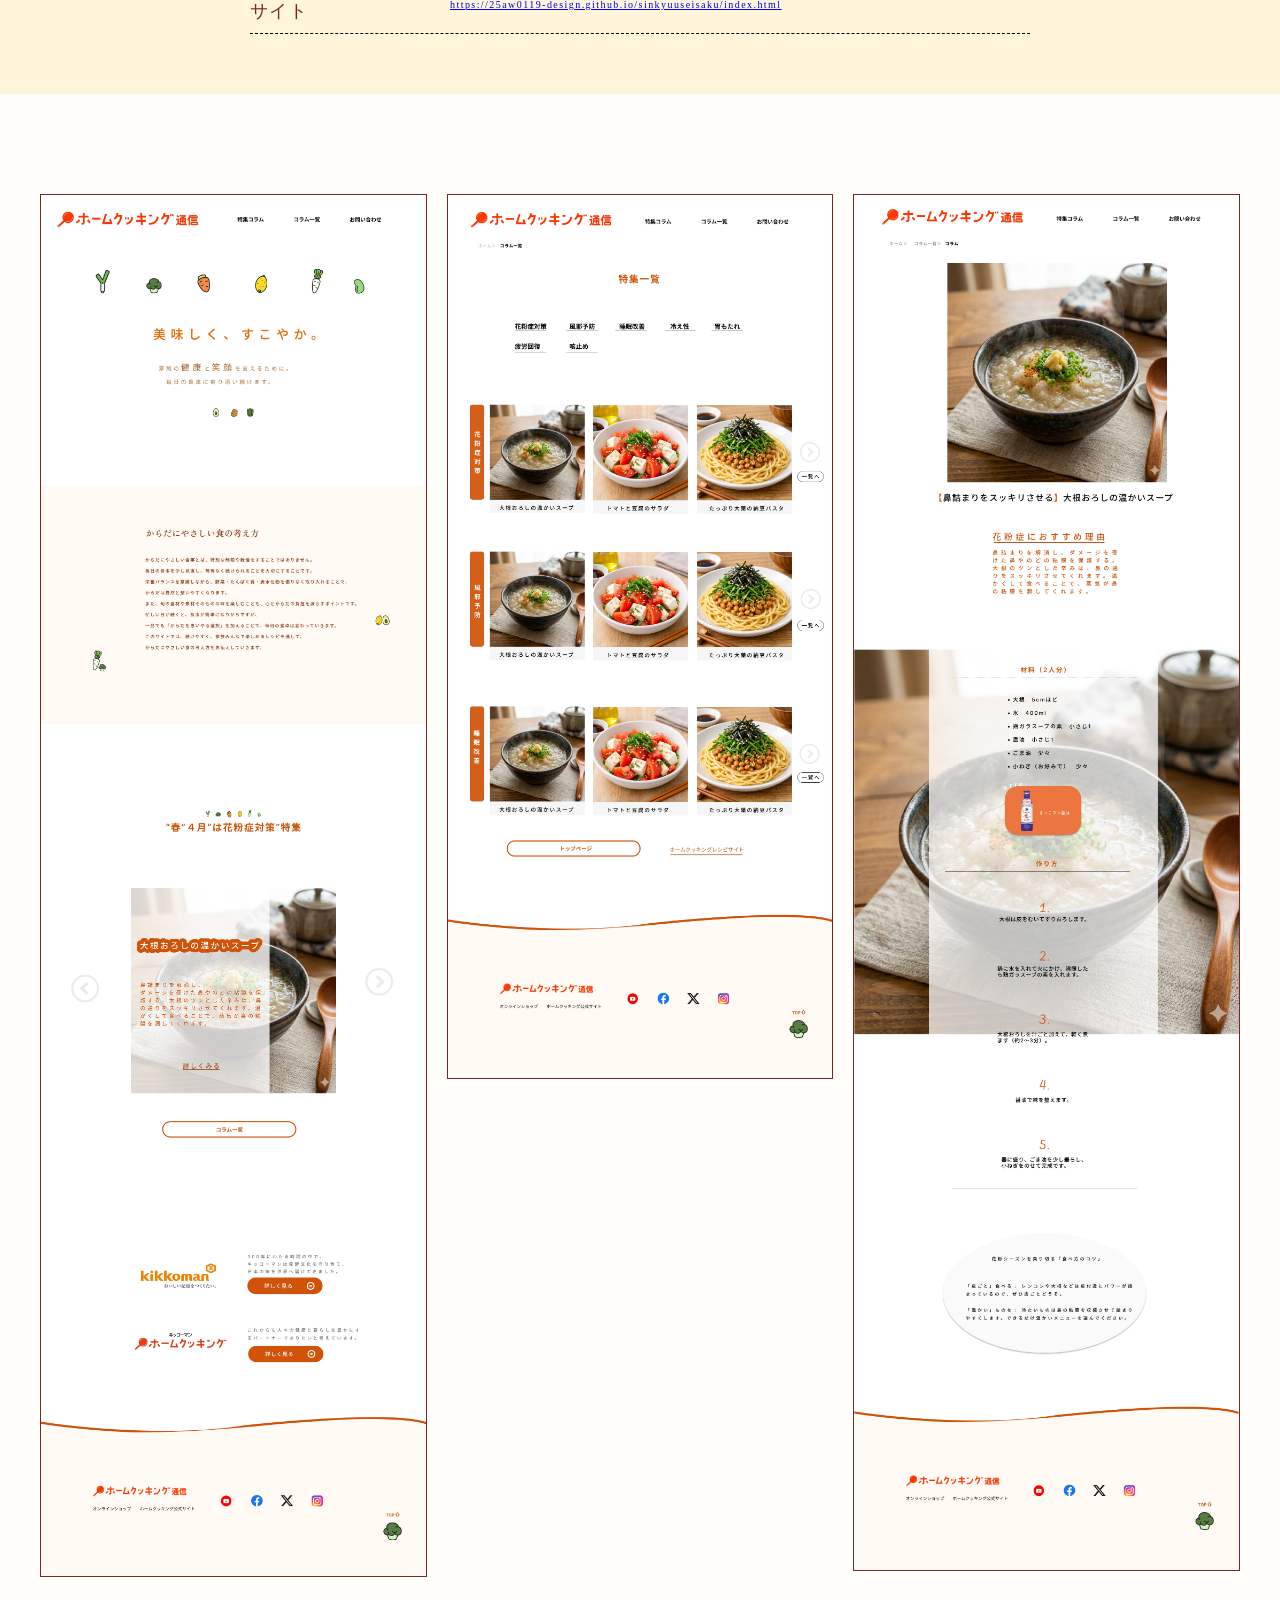
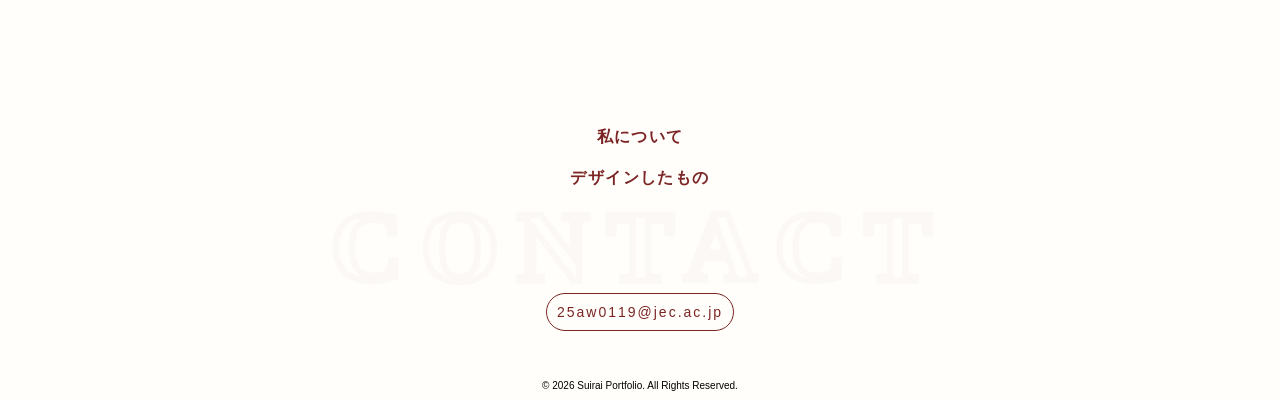
<file: project/resipi.html>
<!doctype html>
<html lang="en">
  <head>
    <meta charset="UTF-8" />
    <meta name="viewport" content="width=device-width, initial-scale=1.0" />
    <title>スウライのポートフォリオ|ホームページ</title>
    <link rel="stylesheet" href="../css/style.css" />
    <script src="../js/script.js" defer></script>
  </head>
  <body>
    <header>
      <nav class="nav-container">
        <div class="logo">
          <a href="../index.html"><img src="../img/logo.svg" alt="スウライのポートフォリオ" /></a>
        </div>
         <div class="navbar">
          <div class="hamburger">
            <span></span>
            <span></span>
            <span></span>
          </div>
          <div class="nav-inner-item">
            <ul class="nav-inner">
              <li><a href="../work.html">デザインしたもの</a></li>
              <li><a href="../about.html">私について</a></li>
              <li class="contact-btn"><a href="">お問い合わせ</a></li>
               <img src="../img/logo.svg" alt="スウライのポートフォリオ" />
            </ul>
          </div>
        </div>
      </nav>
        <div class="top-btn">
        <img src="../img/top.svg" alt="">
      </div>
    </header>

    <main>
      <section class="detail-hero">
        <div class="detail-hero-title">
          <h1>レシピサイト</h1>
          <p>
            企画 / Figma / Illustrator / Photoshop /
            HTML.CSS / JavaScript
          </p>
        </div>
        <img src="../img/rexipi.jpg" alt="" />
      </section>

      <div class="detail-text-container">
        <div class="detail-text-wrapper">
          <div class="detail-text-item">
            <p class="detail-text-title">概要</p>
            <p class="detail-text">レシピオウンドメディア新規制作のご提案</p>
          </div>
          <div class="detail-text-item">
            <p class="detail-text-title">目的</p>
            <p class="detail-text">健康に関するコラムを設けることで、ブランドの「健康的なイメージ」を効果的に伝え、ユーザーに「安心感」や「信頼感」を与えられる。Ï</p>
          </div>
          <div class="detail-text-item">
            <p class="detail-text-title">ターゲット</p>
            <p class="detail-text">家族の健康と笑顔のために、工夫を絶やさない40代。​</p>
          </div>
          <div class="detail-text-item">
            <p class="detail-text-title">デザイン</p>
            <p class="detail-text">
            健康なレシピサイトをテーマにしますので、自然の豊かさや健康的なイメージを、ひと目で直感的に伝えられるように、統一感があるイラストと白い背景を主にしました。
            </p>
          </div>
          <div class="detail-text-item">
            <p class="detail-text-title">制作期間</p>
            <p class="detail-text">三ヶ月</p>
          </div>
          <div class="detail-text-item">
            <p class="detail-text-title">使用ツール</p>
            <p class="detail-text">企画 / Figma / Illustrator / Photoshop / HTML / CSS / JavaScript</p>
          </div>
          <div class="detail-text-item">
            <p class="detail-text-title">サイト</p>
          <a href="https://25aw0119-design.github.io/sinkyuuseisaku/index.html">https://25aw0119-design.github.io/sinkyuuseisaku/index.html</a>
          </div>
        </div>
      </div>

      <section class="demo-container">
        <div class="demo-wrapper">
          <div class="demo-list">
            <div class="site">
              <img src="../img/resipitop.jpg" alt="トップページ" />
              <img src="../img/kiji.jpg" alt="レシピの特集ページ" />
              <img src="../img/xiangxi.jpg" alt="レシピの詳細ページ" />
            </div>
          </div>
        </div>
      </section>
    </main>

   
    <footer>
      <div class="footer-tiem">
        <div class="footer-nav">
          <ul>
            <li><a href="about.html">私について</a></li>
            <li><a href="work.html">デザインしたもの</a></li>
          </ul>
        </div>
        <div class="social-text">
          <p>CONTACT</p>
        </div>
        <div class="contact">
          <a href="mailto:25aw0119@jec.ac.jp"> 25aw0119@jec.ac.jp </a>
        </div>
      </div>
      <p class="copyright">© 2026 Suirai Portfolio. All Rights Reserved.</p>
    </footer>
  </body>
</html>
</file>
<file: css/style.css>
@charset "utf-8";

/* リセット */
* {
  margin: 0;
  padding: 0;
  box-sizing: border-box;
}

body {
  background: #fffefa;
  font-family: -apple-system, BlinkMacSystemFont, "Hiragino Sans", sans-serif;
  font-size: 62.5%;
  color: black;
}

body::-webkit-scrollbar {
  display: none;
}

.logo img {
  width: clamp(120px, 20vw, 200px);
}

.btn {
  display: inline-flex;
  width: 80px;
  height: 80px;
  flex-direction: column;
  justify-content: center;
  align-items: center;
  border: solid 1px #7b2525;
  border-radius: 50%;
  gap: 10px;
  transition: transform 0.4s ease;
  cursor: pointer;
  padding: 5px;
}

.btn a {
  color: #7b2525;
  font-family: "Abhaya Libre";
  font-size: clamp(10px, 2vw, 12px);
  font-weight: 400;
  text-decoration: none;
}

.nav-container {
  max-width: 1200px;
  display: flex;
  justify-content: space-between;
  align-items: end;
  margin: 0 auto;
}

.hamburger {
  display: none;
}

.nav-inner {
  display: flex;
  list-style-type: none;
  gap: 60px;
  padding-left: 20px;
  padding-right: 20px;
}

.nav-inner li {
  font-size: clamp(16px, 2vw, 18px);
  font-weight: 400;
  letter-spacing: 2px;
}

.nav-inner li a {
  text-decoration: none;
  color: #7b2525;
  position: relative;
}

.nav-inner span {
  background: #fff5d1;
  padding: 10px;
  border-radius: 10px;
}

.nav-inner a::after {
  content: "";
  position: absolute;
  left: 0;
  bottom: -2px;
  width: 100%;
  height: 2px;
  background: #a10505;
  transform: scaleX(0);
  transition: transform 0.5s ease-out;
  transform-origin: left;
}

.nav-inner a:hover::after {
  transform: scaleX(1);
}

.nav-inner img {
  display: none;
}

.top-btn {
  padding: 0 30px;
  position: fixed;
  bottom: 40px;
  right: 40px;
  cursor: pointer;
  box-sizing: border-box;
}

.home-page .hero {
  padding-top: 40px;
  display: flex;
  justify-content: center;
  align-items: center;
  background-image: url(../img/heroguradyu.png);
  background-repeat: no-repeat;
  background-size: 50% 90%;
}

.hero-title {
  text-align: center;
}

.text {
  display: flex;
  flex-wrap: wrap;
  overflow: hidden;
}

.text span {
  color: #000;
  font-size: clamp(28px, 5vw, 38px);
  font-weight: 500;
  line-height: 1.4;
}

.main-title {
  display: flex;
  flex-wrap: wrap;
  overflow: hidden;

}

.main-title span {
  font-size: clamp(20px, 2vw, 48px);
  display: inline-block;
  color: #000;
  font-weight: 500;
  line-height: 1.4;
  letter-spacing: 3px;

  opacity: 0;
  transform: translateY(30px);
  filter: blur(8px);

  transition:
    opacity .8s ease,
    transform .8s cubic-bezier(0.22, 1, 0.36, 1),
    filter .8s ease;
}

.main-title.show span {
  opacity: 1;
  transform: translateY(0);
  filter: blur(0);

}

/* delay */
.main-title.show span:nth-child(1) {
  transition-delay: .05s;
}

.main-title.show span:nth-child(2) {
  transition-delay: .1s;
}

.main-title.show span:nth-child(3) {
  transition-delay: .15s;
}

.main-title.show span:nth-child(4) {
  transition-delay: .2s;
}

.main-title.show span:nth-child(5) {
  transition-delay: .25s;
}

.main-title.show span:nth-child(6) {
  transition-delay: .3s;
}

.main-title.show span:nth-child(7) {
  transition-delay: .35s;
}

.main-title.show span:nth-child(8) {
  transition-delay: .4s;
}

.main-title.show span:nth-child(9) {
  transition-delay: .45s;
}

.main-title.show span:nth-child(10) {
  transition-delay: .5s;
}

.main-title.show span:nth-child(11) {
  transition-delay: .55s;
}

.main-title.show span:nth-child(12) {
  transition-delay: .6s;
}

.main-title.show span:nth-child(13) {
  transition-delay: .65s;
}

.main-title.show span:nth-child(14) {
  transition-delay: .7s;
}

.main-title.show span:nth-child(15) {
  transition-delay: .75s;
}

.accent {
  color: #d90c0f;
  font-family: "RocknRoll One";
  font-size: 48px;
  font-weight: 400;
}

.left {
  margin-top: 6rem;
}

.icon-container {
  min-height: 200px;
  margin-left: auto;
  margin-right: 200px;
  display: flex;
  flex-direction: column;
  align-items: center;
  width: fit-content;
  position: relative;
}

.ring {
  max-width: 100px;
  min-height: 100px;
  animation: rotateRing 4s linear infinite;
  position: absolute;
}

@keyframes rotateRing {
  0% {
    transform: rotate(0deg);
  }

  100% {
    transform: rotate(360deg);
  }
}

.circle {
  position: absolute;
  border-radius: 50%;
  border: 1px solid #000;
}

.bottom {
  top: 60px;
  width: 10px;
  height: 10px;
}

.top {
  top: 90px;
  width: 20px;
  height: 20px;
}

.icon-letter {
  writing-mode: vertical-rl;
  text-orientation: upright;
  /* 英文/符号自然方向 */
}

.letter {
  color: #000;
  font-family: "Abhaya Libre";
  font-size: clamp(8px, 2vw, 16px);
  font-weight: 400;
  letter-spacing: 1.5px;
  position: relative;
}

.letter::after {
  content: "";
  width: 0.5px;
  height: 189px;
  position: absolute;
  left: 50%;
  transition: transform 0.4s ease;
  background: linear-gradient(to bottom, transparent, #000, transparent);
  transform-origin: top;
  opacity: 0;
  animation: meteor 2s ease-in-out infinite;
}

@keyframes meteor {
  0% {
    transform: translateX(-50%) scaleY(0);
    opacity: 0;
  }

  20% {
    opacity: 1;
  }

  60% {
    transform: translateX(-50%) scaleY(1);
    opacity: 1;
  }

  100% {
    transform: translateX(-50%) scaleY(1);
    opacity: 0;
  }
}

.lead {
  max-width: 80%;
  margin: 0 auto clamp(20px, 8vw, 100px);
}

.lead-item-image img {
  width: 100%;
  max-width: 450px;
  height: auto;
  border-radius: 600px 100px;
}

.lead-item {
  display: flex;
  justify-content: center;
  align-items: end;
}

.subcopy {
  display: grid;
  gap: 30px;
}

.text {
  max-width: 450px;
  color: #000;
  text-align: left;
  font-size: clamp(14px, 2vw, 16px);
  letter-spacing: 0.15em;
  line-height: 2;
}

.text span {
  color: #b13b21;
  font-size: clamp(16px, 2vw, 18px);
  font-weight: 500;
}

.btn-arrow {
  max-width: clamp(30px, 2vw, 45px);
  display: block;
  transform: translateX(0);
  transition: transform 0.4s ease;
}

.btn:hover {
  transform: scale(1.15);
  background-color: rgb(251, 255, 20);
}

.btn:hover .btn-arrow {
  transform: translateX(20px);
}

.section {
  margin: 200px auto 100px;
  max-width: 1200px;
  box-sizing: border-box;

}

h2 {
  color: #7b2525;
  font-family: "Abhaya Libre ExtraBold";
  font-size: clamp(24px, 4vw, 32px);
  font-weight: 800;
  letter-spacing: 7.2px;
}

.subtitle {
  color: #6d6d6d;
  font-family: "Abhaya Libre ExtraBold";
  font-size: clamp(14px, 2vw, 14px);
  letter-spacing: 3.2px;
  margin-top: 10px;
}

.title {
  display: flex;
  flex-direction: column;
  align-items: center;
}


.title-line {
  display: flex;
  align-items: center;
  gap: 10px;
}


.title-line::after {
  content: "";
  flex: 1;
  border-top: 2px solid #8b2b2b;
  opacity: 0;
  transform: scaleX(0);
  transition: transform 1.2s cubic-bezier(0, 0, 1, 1);
}


.title-line.is-show::after {
  opacity: 1;
  transform: scaleX(1);
  transform-origin: left;
  margin-left: 10px;
}

.work-item {
  margin: 50px auto 0;
}

.list-item {
  max-width: 1200px;
  margin: 0 auto;
  display: grid;
  justify-items: center;
  gap: 100px;
}

.item {
  display: flex;
  align-items: flex-end;
  justify-content: space-between;
  gap: 50px;
}

.item.reverse {
  flex-direction: row-reverse;
}

.list-image {
  max-width: 500px;
  overflow: hidden;
  border-radius: 30px;
}

.work-image {
  max-width: 100%;
  display: block;
  transition: transform 0.5s;
}

.item:hover .work-image {
  transform: scale(1.1);
}

.list {
  width: 100%;
  max-width: 480px;
  display: grid;
  gap: 10px;
}

.list .tag {
  color: #a23535;
  font-family: "Abhaya Libre";
  font-size: clamp(12px, 1vw, 14px);
  font-weight: 400;
  letter-spacing: 2.8px;
}

h3 {
  color: #000;
  font-family: "Abhaya Libre Medium";
  font-size: clamp(20px, 2vw, 24px);
  font-weight: 500;
  letter-spacing: 4px;
}

.description {
  width: 80%;
  color: #000;
  font-family: "Abhaya Libre";
  font-size: clamp(12px, 2vw, 14px);
  letter-spacing: 1.82px;
}

.tools {
  color: #ba9090;
  font-family: "Abhaya Libre";
  font-size: 12px;
  font-weight: 400;
}

.item-btn {
  width: 60%;
  justify-content: center;
  padding: 10px;
  border-radius: 200px;
  border: 1px solid #2fa1a1;
  display: flex;
  justify-content: center;
  align-items: center;
  gap: 10px;
  position: relative;
  overflow: hidden;
  cursor: pointer;
}

.item-btn::before {
  content: "";
  position: absolute;
  inset: 0;
  background-color: #fff200;
  transform: scaleX(0);
  transform-origin: left;
  transition: transform 0.4s ease;
  z-index: -1;
}

.item-btn:hover::before {
  background-color: #fff200;
  transform: scaleX(1);
}

.item-btn a {
  color: #2fa1a1;
  font-family: "Abhaya Libre";
  font-size: clamp(12px, 2vw, 14px);
  text-decoration: none;
}

.bluebtn {
  max-width: 21px;
  min-height: 20px;
  transition: transform 0.6s ease-out;
}

.item-btn:hover .bluebtn {
  transform: translateX(80px) scaleX(3);
}



.footer-tiem {
  display: flex;
  flex-direction: column;
  justify-content: center;
  align-items: center;
  padding: 50px 0;
}

.footer-nav {
  text-align: center;
  font-family: "Abhaya Libre SemiBold";
  text-align: left;
  width: 30%;
}

.footer-nav ul {
  display: flex;
  gap: 20px;
  flex-direction: column;
  justify-content: space-evenly;
  align-items: center;
}

.footer-nav li {
  list-style-type: none;
}

.footer-nav a {
  text-decoration: none;
  color: #7b2525;
  position: relative;
  font-size: clamp(14px, 2vw, 16px);
  font-weight: 700;
  letter-spacing: 1.4px;
}

.footer-nav a::after {
  content: "";
  position: absolute;
  left: 0;
  bottom: -4px;
  width: 100%;
  height: 2px;
  background: #7b2525;
  transform: scaleX(0);
  transition: transform 0.5s ease-out;
  transform-origin: left;
}

.footer-nav a:hover::after {
  transform: scaleX(1);
}

.copyright {
  padding: 10px;
  text-align: center;
}

.social-text p {
  color: transparent;
  -webkit-text-stroke-width: clamp(2px, 0.5vw, 8px);
  -webkit-text-stroke-color: rgba(123, 37, 37, 0.08);
  font-family: "Abhaya Libre ExtraBold";
  font-size: clamp(40px, 10vw, 100px);
  /* 🔥 自适应 */
  font-weight: 800;
  letter-spacing: clamp(4px, 2vw, 18px);
  /* 🔥 自适应 */
  opacity: 0.3;
}

.contact {
  margin: 0 auto;
}

.contact a {
  color: #7b2525;
  font-style: none;

  font-style: normal;
  font-size: clamp(12px, 2vw, 14px);
  font-weight: 400;
  letter-spacing: 2px;
  text-decoration: none;
  position: relative;
  border: 1px solid #7b2525;
  border-radius: 200px;
  padding: clamp(5px, 2vw, 10px);
  transition: background-color 0.4s ease;
  transform-origin: left;
}

.contact a:hover {
  background-color: #fff200;
}

/* aboutページ */
.about-page .hero {
  max-width: 1000px;
  background-image: url(../img/tagu.png);
  background-repeat: no-repeat;
  background-position: right;
  background-size: 50%;
  margin-top: clamp(30px, 5vw, 100px);
  text-align: center;

}

.about-image {
  max-width: 100%;
  width: 50%;
  border-radius: 50px 0;

}

.profile-container {
  max-width: 800px;
  margin: 0 auto;
  box-shadow: 0px 4px 0px 0px rgba(168, 168, 168, 0.25);

}

.profile-title {
  color: #9a5226;
  text-align: center;
  font-family: "Allura", cursive;
  font-size: clamp(30px, 5vw, 60px);
  letter-spacing: 5px;
}

.name {
  text-align: center;
  color: #000;
  font-family: "Abhaya Libre Medium";
  font-size: clamp(16px, 2vw, 20px);
  font-weight: 400;
  letter-spacing: 14.08px;
  margin-top: 20px;
}

.subname {
  color: #000;
  font-family: "Abhaya Libre";
  font-size: clamp(14px, 2vw, 16px);
  font-weight: 400;
  letter-spacing: 2.88px;
}

.profile-wrapper {
  margin: 20px auto 0;
}

.profile-content {
  display: flex;
  margin: 0 auto;
  flex-direction: column;
  align-items: flex-start;
  justify-content: center;
  gap: 30px;
  padding: 50px;

}

.profile-text {
  font-size: clamp(14px, 2vw, 16px);
}

.about-page .section {
  position: relative;
  padding: 100px 10px;
  max-width: 1200px;
}

.about-page .section::after {
  content: "";
  width: 1px;
  height: 150px;
  position: absolute;
  left: 50%;
  transition: transform 0.4s ease;
  background: linear-gradient(to bottom, transparent, #a10505, transparent);
  transform-origin: top;
  opacity: 0;
  animation: meteor 2s ease-in-out infinite;
}

@keyframes meteor {
  0% {
    transform: translateX(-50%) scaleY(0);
    opacity: 0;
  }

  20% {
    opacity: 1;
  }

  60% {
    transform: translateX(-50%) scaleY(1);
    opacity: 1;
  }

  100% {
    transform: translateX(-50%) scaleY(1);
    opacity: 0;
  }
}

.strong-container {
  max-width: 800px;
  margin: 0 auto;
}

.strong {
  width: 100%;
  display: flex;
  flex-direction: column;
  align-items: center;
  gap: 80px;
  padding: 10em 0 5em;
}

.strong-item {
  display: flex;
  align-items: center;
  color: #000;
  font-family: "Abhaya Libre";
  font-size: clamp(14px, 2vw, 16px);
  letter-spacing: 1.6px;
  border-bottom: 1px dashed #da773a;
  padding-bottom: 30px;
}

.strong-title {
  flex: 0.5;
  color: #a10505;
  font-family: "Abhaya Libre Medium";
  font-size: clamp(16px, 2vw, 18px);
  font-weight: 400;
}

.strong-item p {
  flex: 0.5;
}

.skill-container {
  background: #fff6ee;
  padding: 60px 0;
  box-sizing: border-box;
}

.skill-title {
  color: #a10505;
  font-family: "Abhaya Libre ExtraBold";
  font-size: clamp(20px, 2vw, 24px);
  font-weight: 800;
  letter-spacing: 2px;
  border: 1px dashed #626262;
  border-color: #a10505;
  border-radius: 50%;
  width: 100px;
  height: 100px;
  margin: 0 auto;
  display: flex;
  justify-content: center;
  align-items: center;
}

.skill-wrapper {
  max-width: 1200px;
  display: grid;
  grid-template-columns: 1fr 1fr;
  margin: 80px auto 0;
  padding: 0 20px;
  gap: 100px;
}

.skill-content {
  max-width: 400px;
  display: flex;
  flex-direction: column;
  gap: 80px;
  position: relative;
}

.skill-content::before {
  content: "";
  position: absolute;
  width: 1px;
  height: 300px;
  left: -15px;
  transform: translateY(10px);
  background: #985151;
  border-radius: 10px;
}

.skill-content:nth-child(2) {
  margin-top: 180px;
}

.skill-item {
  color: #000000;
  font-family: "Abhaya Libre";
  font-size: clamp(14px, 2vw, 16px);
  font-weight: 400;
}

h4 {
  color: #7b2525;
  font-family: "Abhaya Libre ExtraBold";
  font-size: clamp(18px, 2vw, 20px);
  font-weight: 500;
  letter-spacing: 4.8px;
}

/* works page */
.works-page .section {
  padding: 0;
  max-width: 1000px;
  margin: 0 auto 150px;

}

.works-page .work-item {
  display: flex;
  flex-direction: column;
  gap: 60px;
}

.works-page .list-item {
  display: flex;
  width: 100%;
  max-width: 1200px;
  justify-content: center;
  gap: 60px;
}

.works-page .item {
  display: flex;
  flex-direction: column;
  align-items: flex-start;
  gap: 30px;
  padding: 0;
}

/* detail page */
.detail-hero {
  padding: 60px 0;
  max-width: 1000px;
  position: relative;
  margin-bottom: 30px;
  margin-left: auto;
}

.detail-hero img {
  max-width: 100%;
}

.detail-hero-title {
  position: absolute;
  text-align: center;
  display: grid;
  gap: 10px;
  left: -10%;
  bottom: 15%;
  background-color: #fffefa;
  padding: 0px 5px;
  border-radius: 5px;
}

.detail-hero-title h1 {
  color: #7b2525;
  font-size: clamp(36px, 2vw, 38px);
  font-family: "Abhaya Libre Medium";
}

.detail-hero-title p {
  color: #ba9090;
  font-family: "Abhaya Libre";
  font-size: clamp(14px, 2vw, 16px);
}

.detail-text-container {
  max-width: 100%;
  padding: 60px 0;
  box-sizing: border-box;
  margin: 0 auto;
  background-color: #fff5da;
  box-sizing: border-box;
}

.detail-text-wrapper {
  max-width: 800px;
  display: grid;
  gap: 60px;
  padding: 0 10px;
  margin: 0 auto;

}

.detail-text-item {
  color: #000;
  font-family: "Abhaya Libre";

  font-weight: 400;
  letter-spacing: 1.44px;
  display: grid;
  grid-template-columns: 200px 1fr;
  align-items: start;
  border-bottom: 1px dashed #000;
  padding-bottom: 10px;
}

.detail-text-title {
  color: #7b2525;
  font-weight: 500px;
  font-size: clamp(16px, 2vw, 18px);
}

.detail-text {
  font-size: clamp(14px, 2vw, 16px);
}

.demo-container {
  padding: 100px 0;
}

.demo-wrapper {
  max-width: 1200px;
  margin: 0 auto;
  display: grid;
  gap: 50px;
}

.demo-list {
  display: flex;
  gap: 80px;
  justify-content: center;
}

.phone {
  max-width: 390px;
  height: 700px;
}

.screen {
  width: 100%;
  height: 100%;
  overflow-y: auto;
}

.screen img {
  max-width: 100%;
  display: block;
}

.site {
  display: grid;
  grid-template-columns: 0.5fr 0.5fr 0.5fr;
  gap: 20px;
}

.site img {
  width: 100%;
  border: 1px solid #7b2525;
}

@media (min-width: 768px) and (max-width: 1023px) {
  .detail-hero {
    display: flex;
    flex-direction: column-reverse;
  }

  .detail-hero-title {
    position: static;
  }
}

@media (max-width: 768px) {
  body {
    width: 95%;
    margin: 0 auto;
    box-sizing: border-box;
  }

  .btn {
    width: 80px;
    height: 80px;
  }

  .item-btn {
    width: 100%;
  }

  .nav-inner img {
    display: block;
  }

  .hamburger {
    display: block;
    width: 30px;
    cursor: pointer;
  }

  .hamburger span {
    display: block;
    width: 100%;
    height: 2px;
    background: #7b2525;
    margin: 6px 0;
    transition: 0.3s;
  }

  .hamburger.active span:nth-child(1) {
    transform: rotate(45deg) translate(5px, 5px);
  }

  .hamburger.active span:nth-child(2) {
    opacity: 0;
  }

  .hamburger.active span:nth-child(3) {
    transform: rotate(-45deg) translate(6px, -6px);
  }

  .nav-inner {
    width: 100%;
    height: 50%;
    right: 0px;
    position: absolute;
    padding: 10px 0;
    display: flex;
    flex-direction: column;
    align-items: center;
    justify-content: center;
    gap: 40px;
    opacity: 0;
    transform: translateY(-10px);
    pointer-events: none;
    transition: 0.3s;
    background: #fffae4;
  }

  .nav-inner a {
    border-bottom: 1px solid #c29d9d;
  }

  .nav-inner.active {
    z-index: 999;
    opacity: 1;
    transform: translateY(0);
    pointer-events: auto;
  }

  .top-btn {
    display: none;
  }

  .hero-title img {
    width: 100%;
  }

  .icon-container {
    margin: 40px auto;
  }

  .letter::after {
    height: 80px;
  }

  .lead-item {
    display: flex;
    flex-direction: column;
    align-items: center;
  }

  .subcopy {
    justify-items: center;
  }

  .text {
    color: #000;
    text-align: center;
  }

  .section {
    margin: 0 auto;
  }

  .list-item {
    gap: 50px;
  }

  .item {
    flex-direction: column;
    gap: 30px;
    align-items: first baseline;
  }

  .item.reverse {
    flex-direction: column;
  }

  /* works-page */
  .works-page .list-item {
    flex-direction: column;
    align-items: center;
  }

  /* about page */
  .about-image {
    width: 100%;
  }

  .profile-item {
    grid-template-columns: 1fr;
    grid-template-rows: auto auto;
  }

  .strong-item {
    flex-direction: column;
    gap: 30px;
  }

  .strong-title {
    font-weight: 800;
    color: #973406;
    padding: 5px 20px;
    border-radius: 5px;
    border-bottom: 1px solid #973406;
  }

  .skill-wrapper {
    grid-template-columns: 1fr;
    justify-items: center;
    width: 90%;
  }

  .skill-item {
    border-bottom: 1px dashed #7b2525;
    padding-bottom: 3px;
  }

  .skill-content::before {
    display: none;
  }

  .skill-content:nth-child(2) {
    margin-top: 0;
  }

  .demo-list {
    flex-direction: column;
    align-items: center;
  }

  .detail-hero {
    flex-direction: column-reverse;
  }

  .detail-text-container {
    width: 100%;

  }

  .detail-text-wrapper {
    max-width: 500px;
    padding: 0 10px;
  }

  .detail-text-item {
    grid-template-columns: 1fr;
    text-align: center;
    gap: 10px;
    border-bottom: 1px dashed #000;
  }

  .detail-hero {
    display: flex;
    flex-direction: column-reverse;
    gap: 20px;

  }

  .detail-hero-title {
    padding: 20px 0;
    position: static;
  }

  .site {
    grid-template-columns: 1fr;
  }

  .footer {
    min-height: 20vh;
    background-size: contain;
    background-position: center;

  }

  .footer-nav {
    width: 80%;
  }

  .footer-nav ul {
    flex-direction: column;
    gap: 10px;
    align-items: center;
  }
}
</file>
